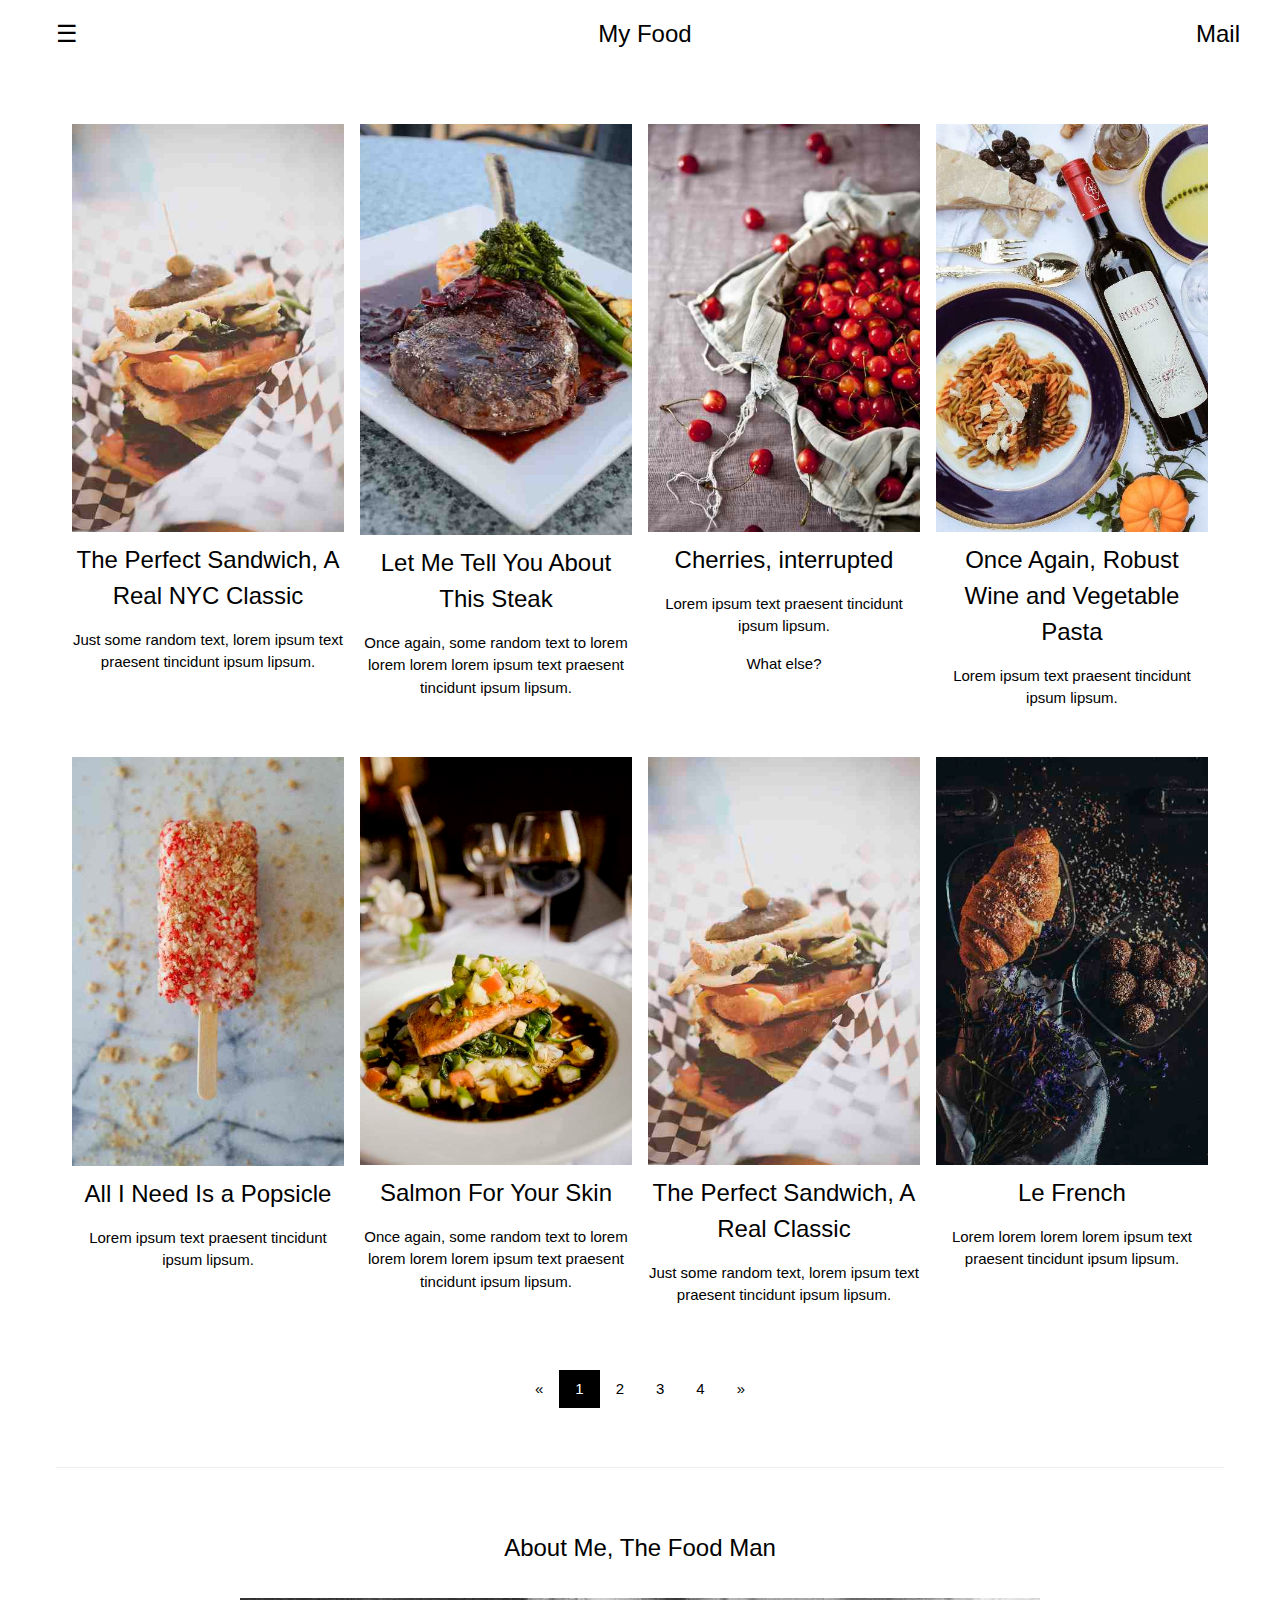
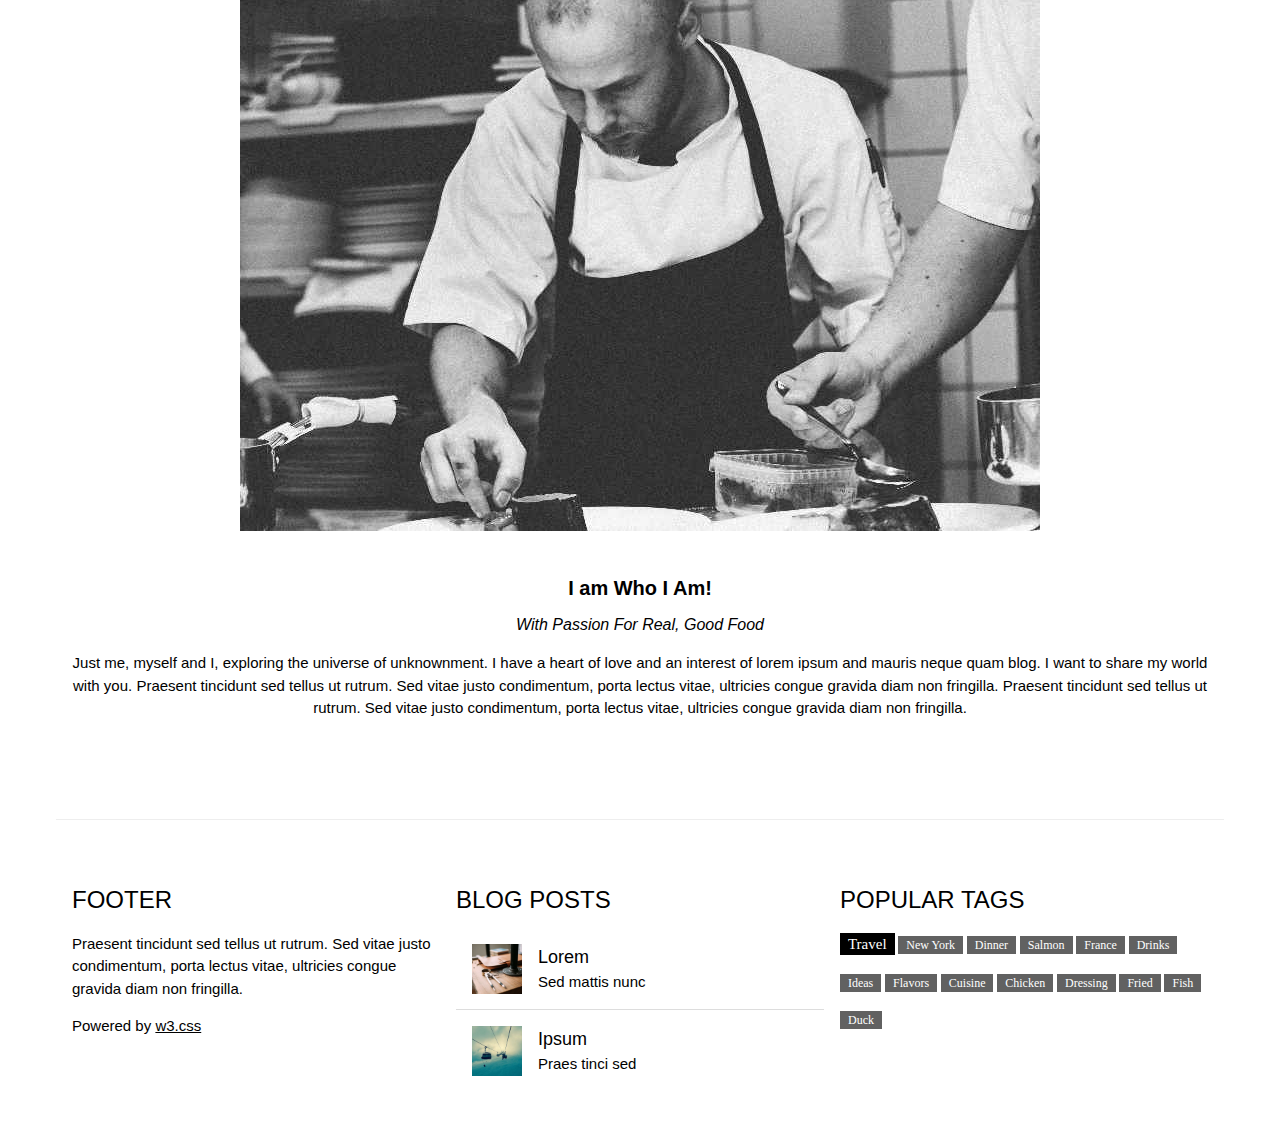
<file: Template Website for Food Website/W3.CSS Template.html>
<!DOCTYPE html>
<!-- saved from url=(0064)https://www.w3schools.com/w3css/tryw3css_templates_food_blog.htm -->
<html><head><meta http-equiv="Content-Type" content="text/html; charset=UTF-8">
<title>W3.CSS Template</title>

<meta name="viewport" content="width=device-width, initial-scale=1">
<link rel="stylesheet" href="./W3.CSS Template_files/w3.css">
<link rel="stylesheet" href="./W3.CSS Template_files/css">
<style>
body,h1,h2,h3,h4,h5,h6 {font-family: "Karma", sans-serif}
.w3-bar-block .w3-bar-item {padding:20px}
</style>
<style type="text/css">
@font-face {
  font-weight: 400;
  font-style:  normal;
  font-family: circular;

  src: url('chrome-extension://liecbddmkiiihnedobmlmillhodjkdmb/fonts/CircularXXWeb-Book.woff2') format('woff2');
}

@font-face {
  font-weight: 700;
  font-style:  normal;
  font-family: circular;

  src: url('chrome-extension://liecbddmkiiihnedobmlmillhodjkdmb/fonts/CircularXXWeb-Bold.woff2') format('woff2');
}</style></head>
<body data-new-gr-c-s-check-loaded="14.1155.0" data-gr-ext-installed="">

<!-- Sidebar (hidden by default) -->
<nav class="w3-sidebar w3-bar-block w3-card w3-top w3-xlarge w3-animate-left" style="display: none; z-index: 2; width: 40%; min-width: 300px;" id="mySidebar">
  <a href="javascript:void(0)" onclick="w3_close()" class="w3-bar-item w3-button">Close Menu</a>
  <a href="https://www.w3schools.com/w3css/tryw3css_templates_food_blog.htm#food" onclick="w3_close()" class="w3-bar-item w3-button">Food</a>
  <a href="https://www.w3schools.com/w3css/tryw3css_templates_food_blog.htm#about" onclick="w3_close()" class="w3-bar-item w3-button">About</a>
</nav>

<!-- Top menu -->
<div class="w3-top">
  <div class="w3-white w3-xlarge" style="max-width:1200px;margin:auto">
    <div class="w3-button w3-padding-16 w3-left" onclick="w3_open()">☰</div>
    <div class="w3-right w3-padding-16">Mail</div>
    <div class="w3-center w3-padding-16">My Food</div>
  </div>
</div>
  
<!-- !PAGE CONTENT! -->
<div class="w3-main w3-content w3-padding" style="max-width:1200px;margin-top:100px">

  <!-- First Photo Grid-->
  <div class="w3-row-padding w3-padding-16 w3-center" id="food">
    <div class="w3-quarter">
      <img src="./W3.CSS Template_files/sandwich.jpg" alt="Sandwich" style="width:100%">
      <h3>The Perfect Sandwich, A Real NYC Classic</h3>
      <p>Just some random text, lorem ipsum text praesent tincidunt ipsum lipsum.</p>
    </div>
    <div class="w3-quarter">
      <img src="./W3.CSS Template_files/steak.jpg" alt="Steak" style="width:100%">
      <h3>Let Me Tell You About This Steak</h3>
      <p>Once again, some random text to lorem lorem lorem lorem ipsum text praesent tincidunt ipsum lipsum.</p>
    </div>
    <div class="w3-quarter">
      <img src="./W3.CSS Template_files/cherries.jpg" alt="Cherries" style="width:100%">
      <h3>Cherries, interrupted</h3>
      <p>Lorem ipsum text praesent tincidunt ipsum lipsum.</p>
      <p>What else?</p>
    </div>
    <div class="w3-quarter">
      <img src="./W3.CSS Template_files/wine.jpg" alt="Pasta and Wine" style="width:100%">
      <h3>Once Again, Robust Wine and Vegetable Pasta</h3>
      <p>Lorem ipsum text praesent tincidunt ipsum lipsum.</p>
    </div>
  </div>
  
  <!-- Second Photo Grid-->
  <div class="w3-row-padding w3-padding-16 w3-center">
    <div class="w3-quarter">
      <img src="./W3.CSS Template_files/popsicle.jpg" alt="Popsicle" style="width:100%">
      <h3>All I Need Is a Popsicle</h3>
      <p>Lorem ipsum text praesent tincidunt ipsum lipsum.</p>
    </div>
    <div class="w3-quarter">
      <img src="./W3.CSS Template_files/salmon.jpg" alt="Salmon" style="width:100%">
      <h3>Salmon For Your Skin</h3>
      <p>Once again, some random text to lorem lorem lorem lorem ipsum text praesent tincidunt ipsum lipsum.</p>
    </div>
    <div class="w3-quarter">
      <img src="./W3.CSS Template_files/sandwich.jpg" alt="Sandwich" style="width:100%">
      <h3>The Perfect Sandwich, A Real Classic</h3>
      <p>Just some random text, lorem ipsum text praesent tincidunt ipsum lipsum.</p>
    </div>
    <div class="w3-quarter">
      <img src="./W3.CSS Template_files/croissant.jpg" alt="Croissant" style="width:100%">
      <h3>Le French</h3>
      <p>Lorem lorem lorem lorem ipsum text praesent tincidunt ipsum lipsum.</p>
    </div>
  </div>

  <!-- Pagination -->
  <div class="w3-center w3-padding-32">
    <div class="w3-bar">
      <a href="https://www.w3schools.com/w3css/tryw3css_templates_food_blog.htm#" class="w3-bar-item w3-button w3-hover-black">«</a>
      <a href="https://www.w3schools.com/w3css/tryw3css_templates_food_blog.htm#" class="w3-bar-item w3-black w3-button">1</a>
      <a href="https://www.w3schools.com/w3css/tryw3css_templates_food_blog.htm#" class="w3-bar-item w3-button w3-hover-black">2</a>
      <a href="https://www.w3schools.com/w3css/tryw3css_templates_food_blog.htm#" class="w3-bar-item w3-button w3-hover-black">3</a>
      <a href="https://www.w3schools.com/w3css/tryw3css_templates_food_blog.htm#" class="w3-bar-item w3-button w3-hover-black">4</a>
      <a href="https://www.w3schools.com/w3css/tryw3css_templates_food_blog.htm#" class="w3-bar-item w3-button w3-hover-black">»</a>
    </div>
  </div>
  
  <hr id="about">

  <!-- About Section -->
  <div class="w3-container w3-padding-32 w3-center">  
    <h3>About Me, The Food Man</h3><br>
    <img src="./W3.CSS Template_files/chef.jpg" alt="Me" class="w3-image" style="display:block;margin:auto" width="800" height="533">
    <div class="w3-padding-32">
      <h4><b>I am Who I Am!</b></h4>
      <h6><i>With Passion For Real, Good Food</i></h6>
      <p>Just me, myself and I, exploring the universe of unknownment. I have a heart of love and an interest of lorem ipsum and mauris neque quam blog. I want to share my world with you. Praesent tincidunt sed tellus ut rutrum. Sed vitae justo condimentum, porta lectus vitae, ultricies congue gravida diam non fringilla. Praesent tincidunt sed tellus ut rutrum. Sed vitae justo condimentum, porta lectus vitae, ultricies congue gravida diam non fringilla.</p>
    </div>
  </div>
  <hr>
  
  <!-- Footer -->
  <footer class="w3-row-padding w3-padding-32">
    <div class="w3-third">
      <h3>FOOTER</h3>
      <p>Praesent tincidunt sed tellus ut rutrum. Sed vitae justo condimentum, porta lectus vitae, ultricies congue gravida diam non fringilla.</p>
      <p>Powered by <a href="https://www.w3schools.com/w3css/default.asp" target="_blank">w3.css</a></p>
    </div>
  
    <div class="w3-third">
      <h3>BLOG POSTS</h3>
      <ul class="w3-ul w3-hoverable">
        <li class="w3-padding-16">
          <img src="./W3.CSS Template_files/workshop.jpg" class="w3-left w3-margin-right" style="width:50px">
          <span class="w3-large">Lorem</span><br>
          <span>Sed mattis nunc</span>
        </li>
        <li class="w3-padding-16">
          <img src="./W3.CSS Template_files/gondol.jpg" class="w3-left w3-margin-right" style="width:50px">
          <span class="w3-large">Ipsum</span><br>
          <span>Praes tinci sed</span>
        </li> 
      </ul>
    </div>

    <div class="w3-third w3-serif">
      <h3>POPULAR TAGS</h3>
      <p>
        <span class="w3-tag w3-black w3-margin-bottom">Travel</span> <span class="w3-tag w3-dark-grey w3-small w3-margin-bottom">New York</span> <span class="w3-tag w3-dark-grey w3-small w3-margin-bottom">Dinner</span>
        <span class="w3-tag w3-dark-grey w3-small w3-margin-bottom">Salmon</span> <span class="w3-tag w3-dark-grey w3-small w3-margin-bottom">France</span> <span class="w3-tag w3-dark-grey w3-small w3-margin-bottom">Drinks</span>
        <span class="w3-tag w3-dark-grey w3-small w3-margin-bottom">Ideas</span> <span class="w3-tag w3-dark-grey w3-small w3-margin-bottom">Flavors</span> <span class="w3-tag w3-dark-grey w3-small w3-margin-bottom">Cuisine</span>
        <span class="w3-tag w3-dark-grey w3-small w3-margin-bottom">Chicken</span> <span class="w3-tag w3-dark-grey w3-small w3-margin-bottom">Dressing</span> <span class="w3-tag w3-dark-grey w3-small w3-margin-bottom">Fried</span>
        <span class="w3-tag w3-dark-grey w3-small w3-margin-bottom">Fish</span> <span class="w3-tag w3-dark-grey w3-small w3-margin-bottom">Duck</span>
      </p>
    </div>
  </footer>

<!-- End page content -->
</div>

<script>
// Script to open and close sidebar
function w3_open() {
  document.getElementById("mySidebar").style.display = "block";
}
 
function w3_close() {
  document.getElementById("mySidebar").style.display = "none";
}
</script>


<div id="loom-companion-mv3" ext-id="liecbddmkiiihnedobmlmillhodjkdmb"><section id="shadow-host-companion"><template shadowrootmode="open"><div id="inner-shadow-companion"><div class="theme-dark css-0" id="tooltip-mount-layer-companion"></div><style data-emotion="companion-global"></style><style data-emotion="companion" data-s=""></style><style>
            
    #inner-shadow-companion {
      font-size: 100%;
    }
    #inner-shadow-companion {
      font-family: circular, -apple-system, BlinkMacSystemFont, Segoe UI,
        sans-serif;
      color: var(--lns-color-body);
      
  font-size: var(--lns-fontSize-medium);
  line-height: var(--lns-lineHeight-medium);
;
      font-feature-settings: 'ss08' on;
    }

    #inner-shadow-companion *,
    #inner-shadow-companion *:before,
    #inner-shadow-companion *:after {
      box-sizing: border-box;
    }

    #inner-shadow-companion * {
      -webkit-font-smoothing: antialiased;
      -moz-osx-font-smoothing: grayscale;
      letter-spacing: calc(0.6px - 0.05em);
    }

    
    #inner-shadow-companion,
    .theme-light,
    [data-lens-theme="light"] {
      --lns-color-primary: var(--lns-themeLight-color-primary);--lns-color-primaryHover: var(--lns-themeLight-color-primaryHover);--lns-color-primaryActive: var(--lns-themeLight-color-primaryActive);--lns-color-body: var(--lns-themeLight-color-body);--lns-color-bodyDimmed: var(--lns-themeLight-color-bodyDimmed);--lns-color-background: var(--lns-themeLight-color-background);--lns-color-backgroundHover: var(--lns-themeLight-color-backgroundHover);--lns-color-backgroundActive: var(--lns-themeLight-color-backgroundActive);--lns-color-backgroundSecondary: var(--lns-themeLight-color-backgroundSecondary);--lns-color-backgroundSecondary2: var(--lns-themeLight-color-backgroundSecondary2);--lns-color-overlay: var(--lns-themeLight-color-overlay);--lns-color-border: var(--lns-themeLight-color-border);--lns-color-focusRing: var(--lns-themeLight-color-focusRing);--lns-color-record: var(--lns-themeLight-color-record);--lns-color-recordHover: var(--lns-themeLight-color-recordHover);--lns-color-recordActive: var(--lns-themeLight-color-recordActive);--lns-color-info: var(--lns-themeLight-color-info);--lns-color-success: var(--lns-themeLight-color-success);--lns-color-warning: var(--lns-themeLight-color-warning);--lns-color-danger: var(--lns-themeLight-color-danger);--lns-color-dangerHover: var(--lns-themeLight-color-dangerHover);--lns-color-dangerActive: var(--lns-themeLight-color-dangerActive);--lns-color-backdrop: var(--lns-themeLight-color-backdrop);--lns-color-backdropDark: var(--lns-themeLight-color-backdropDark);--lns-color-backdropTwilight: var(--lns-themeLight-color-backdropTwilight);--lns-color-disabledContent: var(--lns-themeLight-color-disabledContent);--lns-color-highlight: var(--lns-themeLight-color-highlight);--lns-color-disabledBackground: var(--lns-themeLight-color-disabledBackground);--lns-color-formFieldBorder: var(--lns-themeLight-color-formFieldBorder);--lns-color-formFieldBackground: var(--lns-themeLight-color-formFieldBackground);--lns-color-buttonBorder: var(--lns-themeLight-color-buttonBorder);--lns-color-upgrade: var(--lns-themeLight-color-upgrade);--lns-color-upgradeHover: var(--lns-themeLight-color-upgradeHover);--lns-color-upgradeActive: var(--lns-themeLight-color-upgradeActive);--lns-color-tabBackground: var(--lns-themeLight-color-tabBackground);--lns-color-discoveryBackground: var(--lns-themeLight-color-discoveryBackground);--lns-color-discoveryLightBackground: var(--lns-themeLight-color-discoveryLightBackground);--lns-color-discoveryTitle: var(--lns-themeLight-color-discoveryTitle);--lns-color-discoveryHighlight: var(--lns-themeLight-color-discoveryHighlight);
    }

    .theme-dark,
    [data-lens-theme="dark"] {
      --lns-color-primary: var(--lns-themeDark-color-primary);--lns-color-primaryHover: var(--lns-themeDark-color-primaryHover);--lns-color-primaryActive: var(--lns-themeDark-color-primaryActive);--lns-color-body: var(--lns-themeDark-color-body);--lns-color-bodyDimmed: var(--lns-themeDark-color-bodyDimmed);--lns-color-background: var(--lns-themeDark-color-background);--lns-color-backgroundHover: var(--lns-themeDark-color-backgroundHover);--lns-color-backgroundActive: var(--lns-themeDark-color-backgroundActive);--lns-color-backgroundSecondary: var(--lns-themeDark-color-backgroundSecondary);--lns-color-backgroundSecondary2: var(--lns-themeDark-color-backgroundSecondary2);--lns-color-overlay: var(--lns-themeDark-color-overlay);--lns-color-border: var(--lns-themeDark-color-border);--lns-color-focusRing: var(--lns-themeDark-color-focusRing);--lns-color-record: var(--lns-themeDark-color-record);--lns-color-recordHover: var(--lns-themeDark-color-recordHover);--lns-color-recordActive: var(--lns-themeDark-color-recordActive);--lns-color-info: var(--lns-themeDark-color-info);--lns-color-success: var(--lns-themeDark-color-success);--lns-color-warning: var(--lns-themeDark-color-warning);--lns-color-danger: var(--lns-themeDark-color-danger);--lns-color-dangerHover: var(--lns-themeDark-color-dangerHover);--lns-color-dangerActive: var(--lns-themeDark-color-dangerActive);--lns-color-backdrop: var(--lns-themeDark-color-backdrop);--lns-color-backdropDark: var(--lns-themeDark-color-backdropDark);--lns-color-backdropTwilight: var(--lns-themeDark-color-backdropTwilight);--lns-color-disabledContent: var(--lns-themeDark-color-disabledContent);--lns-color-highlight: var(--lns-themeDark-color-highlight);--lns-color-disabledBackground: var(--lns-themeDark-color-disabledBackground);--lns-color-formFieldBorder: var(--lns-themeDark-color-formFieldBorder);--lns-color-formFieldBackground: var(--lns-themeDark-color-formFieldBackground);--lns-color-buttonBorder: var(--lns-themeDark-color-buttonBorder);--lns-color-upgrade: var(--lns-themeDark-color-upgrade);--lns-color-upgradeHover: var(--lns-themeDark-color-upgradeHover);--lns-color-upgradeActive: var(--lns-themeDark-color-upgradeActive);--lns-color-tabBackground: var(--lns-themeDark-color-tabBackground);--lns-color-discoveryBackground: var(--lns-themeDark-color-discoveryBackground);--lns-color-discoveryLightBackground: var(--lns-themeDark-color-discoveryLightBackground);--lns-color-discoveryTitle: var(--lns-themeDark-color-discoveryTitle);--lns-color-discoveryHighlight: var(--lns-themeDark-color-discoveryHighlight);
    }
  

    
    #inner-shadow-companion {
      --lns-fontWeight-book:400;--lns-fontWeight-bold:700;--lns-unit:0.5rem;--lns-fontSize-small:calc(1.5 * var(--lns-unit, 8px));--lns-lineHeight-small:1.5;--lns-fontSize-body-sm:calc(1.5 * var(--lns-unit, 8px));--lns-lineHeight-body-sm:1.5;--lns-fontSize-medium:calc(1.75 * var(--lns-unit, 8px));--lns-lineHeight-medium:1.6;--lns-fontSize-body-md:calc(1.75 * var(--lns-unit, 8px));--lns-lineHeight-body-md:1.6;--lns-fontSize-large:calc(2.25 * var(--lns-unit, 8px));--lns-lineHeight-large:1.45;--lns-fontSize-body-lg:calc(2.25 * var(--lns-unit, 8px));--lns-lineHeight-body-lg:1.45;--lns-fontSize-xlarge:calc(3 * var(--lns-unit, 8px));--lns-lineHeight-xlarge:1.35;--lns-fontSize-heading-sm:calc(3 * var(--lns-unit, 8px));--lns-lineHeight-heading-sm:1.35;--lns-fontSize-xxlarge:calc(4 * var(--lns-unit, 8px));--lns-lineHeight-xxlarge:1.2;--lns-fontSize-heading-md:calc(4 * var(--lns-unit, 8px));--lns-lineHeight-heading-md:1.2;--lns-fontSize-xxxlarge:calc(6 * var(--lns-unit, 8px));--lns-lineHeight-xxxlarge:1.15;--lns-fontSize-heading-lg:calc(6 * var(--lns-unit, 8px));--lns-lineHeight-heading-lg:1.15;--lns-radius-medium:calc(1 * var(--lns-unit, 8px));--lns-radius-large:calc(2 * var(--lns-unit, 8px));--lns-radius-xlarge:calc(3 * var(--lns-unit, 8px));--lns-radius-full:calc(999 * var(--lns-unit, 8px));--lns-shadow-small:0 calc(0.5 * var(--lns-unit, 8px)) calc(1.25 * var(--lns-unit, 8px)) hsla(0, 0%, 0%, 0.05);--lns-shadow-medium:0 calc(0.5 * var(--lns-unit, 8px)) calc(1.25 * var(--lns-unit, 8px)) hsla(0, 0%, 0%, 0.1);--lns-shadow-large:0 calc(0.75 * var(--lns-unit, 8px)) calc(3 * var(--lns-unit, 8px)) hsla(0, 0%, 0%, 0.1);--lns-space-xsmall:calc(0.5 * var(--lns-unit, 8px));--lns-space-small:calc(1 * var(--lns-unit, 8px));--lns-space-medium:calc(2 * var(--lns-unit, 8px));--lns-space-large:calc(3 * var(--lns-unit, 8px));--lns-space-xlarge:calc(5 * var(--lns-unit, 8px));--lns-space-xxlarge:calc(8 * var(--lns-unit, 8px));--lns-formFieldBorderWidth:1px;--lns-formFieldBorderWidthFocus:2px;--lns-formFieldHeight:calc(4.5 * var(--lns-unit, 8px));--lns-formFieldRadius:calc(2.25 * var(--lns-unit, 8px));--lns-formFieldHorizontalPadding:calc(2 * var(--lns-unit, 8px));--lns-formFieldBorderShadow:
    inset 0 0 0 var(--lns-formFieldBorderWidth) var(--lns-color-formFieldBorder)
  ;--lns-formFieldBorderShadowFocus:
    inset 0 0 0 var(--lns-formFieldBorderWidthFocus) var(--lns-color-blurple),
    0 0 0 var(--lns-formFieldBorderWidthFocus) var(--lns-color-focusRing)
  ;--lns-color-red:hsla(11,80%,45%,1);--lns-color-blurpleLight:hsla(240,83.3%,95.3%,1);--lns-color-blurpleMedium:hsla(242,81%,87.6%,1);--lns-color-blurple:hsla(242,88.4%,66.3%,1);--lns-color-blurpleDark:hsla(242,87.6%,62%,1);--lns-color-offWhite:hsla(45,36.4%,95.7%,1);--lns-color-blueLight:hsla(206,58.3%,85.9%,1);--lns-color-blue:hsla(206,100%,73.3%,1);--lns-color-blueDark:hsla(206,29.5%,33.9%,1);--lns-color-orangeLight:hsla(6,100%,89.6%,1);--lns-color-orange:hsla(11,100%,62.2%,1);--lns-color-orangeDark:hsla(11,79.9%,64.9%,1);--lns-color-tealLight:hsla(180,20%,67.6%,1);--lns-color-teal:hsla(180,51.4%,51.6%,1);--lns-color-tealDark:hsla(180,16.2%,22.9%,1);--lns-color-yellowLight:hsla(39,100%,87.8%,1);--lns-color-yellow:hsla(50,100%,57.3%,1);--lns-color-yellowDark:hsla(39,100%,68%,1);--lns-color-grey8:hsla(0,0%,13%,1);--lns-color-grey7:hsla(246,16%,26%,1);--lns-color-grey6:hsla(252,13%,46%,1);--lns-color-grey5:hsla(240,7%,62%,1);--lns-color-grey4:hsla(259,12%,75%,1);--lns-color-grey3:hsla(260,11%,85%,1);--lns-color-grey2:hsla(260,11%,95%,1);--lns-color-grey1:hsla(240,7%,97%,1);--lns-color-white:hsla(0,0%,100%,1);--lns-themeLight-color-primary:hsla(242,88.4%,66.3%,1);--lns-themeLight-color-primaryHover:hsla(242,88.4%,56.3%,1);--lns-themeLight-color-primaryActive:hsla(242,88.4%,45.3%,1);--lns-themeLight-color-body:hsla(0,0%,13%,1);--lns-themeLight-color-bodyDimmed:hsla(252,13%,46%,1);--lns-themeLight-color-background:hsla(0,0%,100%,1);--lns-themeLight-color-backgroundHover:hsla(246,16%,26%,0.1);--lns-themeLight-color-backgroundActive:hsla(246,16%,26%,0.3);--lns-themeLight-color-backgroundSecondary:hsla(246,16%,26%,0.04);--lns-themeLight-color-backgroundSecondary2:hsla(45,34%,78%,0.2);--lns-themeLight-color-overlay:hsla(0,0%,100%,1);--lns-themeLight-color-border:hsla(252,13%,46%,0.2);--lns-themeLight-color-focusRing:hsla(242,88.4%,66.3%,0.5);--lns-themeLight-color-record:hsla(11,100%,62.2%,1);--lns-themeLight-color-recordHover:hsla(11,100%,52.2%,1);--lns-themeLight-color-recordActive:hsla(11,100%,42.2%,1);--lns-themeLight-color-info:hsla(206,100%,73.3%,1);--lns-themeLight-color-success:hsla(180,51.4%,51.6%,1);--lns-themeLight-color-warning:hsla(39,100%,68%,1);--lns-themeLight-color-danger:hsla(11,80%,45%,1);--lns-themeLight-color-dangerHover:hsla(11,80%,38%,1);--lns-themeLight-color-dangerActive:hsla(11,80%,31%,1);--lns-themeLight-color-backdrop:hsla(0,0%,13%,0.5);--lns-themeLight-color-backdropDark:hsla(0,0%,13%,0.9);--lns-themeLight-color-backdropTwilight:hsla(245,44.8%,46.9%,0.8);--lns-themeLight-color-disabledContent:hsla(240,7%,62%,1);--lns-themeLight-color-highlight:hsla(240,83.3%,66.3%,0.15);--lns-themeLight-color-disabledBackground:hsla(260,11%,95%,1);--lns-themeLight-color-formFieldBorder:hsla(260,11%,85%,1);--lns-themeLight-color-formFieldBackground:hsla(0,0%,100%,1);--lns-themeLight-color-buttonBorder:hsla(252,13%,46%,0.25);--lns-themeLight-color-upgrade:hsla(206,100%,93%,1);--lns-themeLight-color-upgradeHover:hsla(206,100%,85%,1);--lns-themeLight-color-upgradeActive:hsla(206,100%,77%,1);--lns-themeLight-color-tabBackground:hsla(252,13%,46%,0.15);--lns-themeLight-color-discoveryBackground:hsla(206,100%,93%,1);--lns-themeLight-color-discoveryLightBackground:hsla(206,100%,97%,1);--lns-themeLight-color-discoveryTitle:hsla(0,0%,13%,1);--lns-themeLight-color-discoveryHighlight:hsla(206,100%,77%,0.3);--lns-themeDark-color-primary:hsla(242,87%,73%,1);--lns-themeDark-color-primaryHover:hsla(242,88.4%,56.3%,1);--lns-themeDark-color-primaryActive:hsla(242,88.4%,45.3%,1);--lns-themeDark-color-body:hsla(240,7%,97%,1);--lns-themeDark-color-bodyDimmed:hsla(240,7%,62%,1);--lns-themeDark-color-background:hsla(0,0%,13%,1);--lns-themeDark-color-backgroundHover:hsla(0,0%,100%,0.1);--lns-themeDark-color-backgroundActive:hsla(0,0%,100%,0.2);--lns-themeDark-color-backgroundSecondary:hsla(0,0%,100%,0.04);--lns-themeDark-color-backgroundSecondary2:hsla(45,13%,44%,0.2);--lns-themeDark-color-overlay:hsla(0,0%,20%,1);--lns-themeDark-color-border:hsla(259,12%,75%,0.2);--lns-themeDark-color-focusRing:hsla(242,88.4%,66.3%,0.5);--lns-themeDark-color-record:hsla(11,100%,62.2%,1);--lns-themeDark-color-recordHover:hsla(11,100%,52.2%,1);--lns-themeDark-color-recordActive:hsla(11,100%,42.2%,1);--lns-themeDark-color-info:hsla(206,100%,73.3%,1);--lns-themeDark-color-success:hsla(180,51.4%,51.6%,1);--lns-themeDark-color-warning:hsla(39,100%,68%,1);--lns-themeDark-color-danger:hsla(11,80%,45%,1);--lns-themeDark-color-dangerHover:hsla(11,80%,38%,1);--lns-themeDark-color-dangerActive:hsla(11,80%,31%,1);--lns-themeDark-color-backdrop:hsla(0,0%,13%,0.5);--lns-themeDark-color-backdropDark:hsla(0,0%,13%,0.9);--lns-themeDark-color-backdropTwilight:hsla(245,44.8%,46.9%,0.8);--lns-themeDark-color-disabledContent:hsla(240,7%,62%,1);--lns-themeDark-color-highlight:hsla(240,83.3%,66.3%,0.15);--lns-themeDark-color-disabledBackground:hsla(252,13%,23%,1);--lns-themeDark-color-formFieldBorder:hsla(252,13%,46%,1);--lns-themeDark-color-formFieldBackground:hsla(0,0%,13%,1);--lns-themeDark-color-buttonBorder:hsla(0,0%,100%,0.25);--lns-themeDark-color-upgrade:hsla(206,92%,81%,1);--lns-themeDark-color-upgradeHover:hsla(206,92%,74%,1);--lns-themeDark-color-upgradeActive:hsla(206,92%,67%,1);--lns-themeDark-color-tabBackground:hsla(0,0%,100%,0.15);--lns-themeDark-color-discoveryBackground:hsla(206,92%,81%,1);--lns-themeDark-color-discoveryLightBackground:hsla(0,0%,13%,1);--lns-themeDark-color-discoveryTitle:hsla(206,100%,73.3%,1);--lns-themeDark-color-discoveryHighlight:hsla(206,100%,77%,0.3);
    }
  

    .c\:red{color:var(--lns-color-red)}.c\:blurpleLight{color:var(--lns-color-blurpleLight)}.c\:blurpleMedium{color:var(--lns-color-blurpleMedium)}.c\:blurple{color:var(--lns-color-blurple)}.c\:blurpleDark{color:var(--lns-color-blurpleDark)}.c\:offWhite{color:var(--lns-color-offWhite)}.c\:blueLight{color:var(--lns-color-blueLight)}.c\:blue{color:var(--lns-color-blue)}.c\:blueDark{color:var(--lns-color-blueDark)}.c\:orangeLight{color:var(--lns-color-orangeLight)}.c\:orange{color:var(--lns-color-orange)}.c\:orangeDark{color:var(--lns-color-orangeDark)}.c\:tealLight{color:var(--lns-color-tealLight)}.c\:teal{color:var(--lns-color-teal)}.c\:tealDark{color:var(--lns-color-tealDark)}.c\:yellowLight{color:var(--lns-color-yellowLight)}.c\:yellow{color:var(--lns-color-yellow)}.c\:yellowDark{color:var(--lns-color-yellowDark)}.c\:grey8{color:var(--lns-color-grey8)}.c\:grey7{color:var(--lns-color-grey7)}.c\:grey6{color:var(--lns-color-grey6)}.c\:grey5{color:var(--lns-color-grey5)}.c\:grey4{color:var(--lns-color-grey4)}.c\:grey3{color:var(--lns-color-grey3)}.c\:grey2{color:var(--lns-color-grey2)}.c\:grey1{color:var(--lns-color-grey1)}.c\:white{color:var(--lns-color-white)}.c\:primary{color:var(--lns-color-primary)}.c\:primaryHover{color:var(--lns-color-primaryHover)}.c\:primaryActive{color:var(--lns-color-primaryActive)}.c\:body{color:var(--lns-color-body)}.c\:bodyDimmed{color:var(--lns-color-bodyDimmed)}.c\:background{color:var(--lns-color-background)}.c\:backgroundHover{color:var(--lns-color-backgroundHover)}.c\:backgroundActive{color:var(--lns-color-backgroundActive)}.c\:backgroundSecondary{color:var(--lns-color-backgroundSecondary)}.c\:backgroundSecondary2{color:var(--lns-color-backgroundSecondary2)}.c\:overlay{color:var(--lns-color-overlay)}.c\:border{color:var(--lns-color-border)}.c\:focusRing{color:var(--lns-color-focusRing)}.c\:record{color:var(--lns-color-record)}.c\:recordHover{color:var(--lns-color-recordHover)}.c\:recordActive{color:var(--lns-color-recordActive)}.c\:info{color:var(--lns-color-info)}.c\:success{color:var(--lns-color-success)}.c\:warning{color:var(--lns-color-warning)}.c\:danger{color:var(--lns-color-danger)}.c\:dangerHover{color:var(--lns-color-dangerHover)}.c\:dangerActive{color:var(--lns-color-dangerActive)}.c\:backdrop{color:var(--lns-color-backdrop)}.c\:backdropDark{color:var(--lns-color-backdropDark)}.c\:backdropTwilight{color:var(--lns-color-backdropTwilight)}.c\:disabledContent{color:var(--lns-color-disabledContent)}.c\:highlight{color:var(--lns-color-highlight)}.c\:disabledBackground{color:var(--lns-color-disabledBackground)}.c\:formFieldBorder{color:var(--lns-color-formFieldBorder)}.c\:formFieldBackground{color:var(--lns-color-formFieldBackground)}.c\:buttonBorder{color:var(--lns-color-buttonBorder)}.c\:upgrade{color:var(--lns-color-upgrade)}.c\:upgradeHover{color:var(--lns-color-upgradeHover)}.c\:upgradeActive{color:var(--lns-color-upgradeActive)}.c\:tabBackground{color:var(--lns-color-tabBackground)}.c\:discoveryBackground{color:var(--lns-color-discoveryBackground)}.c\:discoveryLightBackground{color:var(--lns-color-discoveryLightBackground)}.c\:discoveryTitle{color:var(--lns-color-discoveryTitle)}.c\:discoveryHighlight{color:var(--lns-color-discoveryHighlight)}.shadow\:small{box-shadow:var(--lns-shadow-small)}.shadow\:medium{box-shadow:var(--lns-shadow-medium)}.shadow\:large{box-shadow:var(--lns-shadow-large)}.radius\:medium{border-radius:var(--lns-radius-medium)}.radius\:large{border-radius:var(--lns-radius-large)}.radius\:xlarge{border-radius:var(--lns-radius-xlarge)}.radius\:full{border-radius:var(--lns-radius-full)}.bgc\:red{background-color:var(--lns-color-red)}.bgc\:blurpleLight{background-color:var(--lns-color-blurpleLight)}.bgc\:blurpleMedium{background-color:var(--lns-color-blurpleMedium)}.bgc\:blurple{background-color:var(--lns-color-blurple)}.bgc\:blurpleDark{background-color:var(--lns-color-blurpleDark)}.bgc\:offWhite{background-color:var(--lns-color-offWhite)}.bgc\:blueLight{background-color:var(--lns-color-blueLight)}.bgc\:blue{background-color:var(--lns-color-blue)}.bgc\:blueDark{background-color:var(--lns-color-blueDark)}.bgc\:orangeLight{background-color:var(--lns-color-orangeLight)}.bgc\:orange{background-color:var(--lns-color-orange)}.bgc\:orangeDark{background-color:var(--lns-color-orangeDark)}.bgc\:tealLight{background-color:var(--lns-color-tealLight)}.bgc\:teal{background-color:var(--lns-color-teal)}.bgc\:tealDark{background-color:var(--lns-color-tealDark)}.bgc\:yellowLight{background-color:var(--lns-color-yellowLight)}.bgc\:yellow{background-color:var(--lns-color-yellow)}.bgc\:yellowDark{background-color:var(--lns-color-yellowDark)}.bgc\:grey8{background-color:var(--lns-color-grey8)}.bgc\:grey7{background-color:var(--lns-color-grey7)}.bgc\:grey6{background-color:var(--lns-color-grey6)}.bgc\:grey5{background-color:var(--lns-color-grey5)}.bgc\:grey4{background-color:var(--lns-color-grey4)}.bgc\:grey3{background-color:var(--lns-color-grey3)}.bgc\:grey2{background-color:var(--lns-color-grey2)}.bgc\:grey1{background-color:var(--lns-color-grey1)}.bgc\:white{background-color:var(--lns-color-white)}.bgc\:primary{background-color:var(--lns-color-primary)}.bgc\:primaryHover{background-color:var(--lns-color-primaryHover)}.bgc\:primaryActive{background-color:var(--lns-color-primaryActive)}.bgc\:body{background-color:var(--lns-color-body)}.bgc\:bodyDimmed{background-color:var(--lns-color-bodyDimmed)}.bgc\:background{background-color:var(--lns-color-background)}.bgc\:backgroundHover{background-color:var(--lns-color-backgroundHover)}.bgc\:backgroundActive{background-color:var(--lns-color-backgroundActive)}.bgc\:backgroundSecondary{background-color:var(--lns-color-backgroundSecondary)}.bgc\:backgroundSecondary2{background-color:var(--lns-color-backgroundSecondary2)}.bgc\:overlay{background-color:var(--lns-color-overlay)}.bgc\:border{background-color:var(--lns-color-border)}.bgc\:focusRing{background-color:var(--lns-color-focusRing)}.bgc\:record{background-color:var(--lns-color-record)}.bgc\:recordHover{background-color:var(--lns-color-recordHover)}.bgc\:recordActive{background-color:var(--lns-color-recordActive)}.bgc\:info{background-color:var(--lns-color-info)}.bgc\:success{background-color:var(--lns-color-success)}.bgc\:warning{background-color:var(--lns-color-warning)}.bgc\:danger{background-color:var(--lns-color-danger)}.bgc\:dangerHover{background-color:var(--lns-color-dangerHover)}.bgc\:dangerActive{background-color:var(--lns-color-dangerActive)}.bgc\:backdrop{background-color:var(--lns-color-backdrop)}.bgc\:backdropDark{background-color:var(--lns-color-backdropDark)}.bgc\:backdropTwilight{background-color:var(--lns-color-backdropTwilight)}.bgc\:disabledContent{background-color:var(--lns-color-disabledContent)}.bgc\:highlight{background-color:var(--lns-color-highlight)}.bgc\:disabledBackground{background-color:var(--lns-color-disabledBackground)}.bgc\:formFieldBorder{background-color:var(--lns-color-formFieldBorder)}.bgc\:formFieldBackground{background-color:var(--lns-color-formFieldBackground)}.bgc\:buttonBorder{background-color:var(--lns-color-buttonBorder)}.bgc\:upgrade{background-color:var(--lns-color-upgrade)}.bgc\:upgradeHover{background-color:var(--lns-color-upgradeHover)}.bgc\:upgradeActive{background-color:var(--lns-color-upgradeActive)}.bgc\:tabBackground{background-color:var(--lns-color-tabBackground)}.bgc\:discoveryBackground{background-color:var(--lns-color-discoveryBackground)}.bgc\:discoveryLightBackground{background-color:var(--lns-color-discoveryLightBackground)}.bgc\:discoveryTitle{background-color:var(--lns-color-discoveryTitle)}.bgc\:discoveryHighlight{background-color:var(--lns-color-discoveryHighlight)}.m\:0{margin:0}.m\:auto{margin:auto}.m\:xsmall{margin:var(--lns-space-xsmall)}.m\:small{margin:var(--lns-space-small)}.m\:medium{margin:var(--lns-space-medium)}.m\:large{margin:var(--lns-space-large)}.m\:xlarge{margin:var(--lns-space-xlarge)}.m\:xxlarge{margin:var(--lns-space-xxlarge)}.mt\:0{margin-top:0}.mt\:auto{margin-top:auto}.mt\:xsmall{margin-top:var(--lns-space-xsmall)}.mt\:small{margin-top:var(--lns-space-small)}.mt\:medium{margin-top:var(--lns-space-medium)}.mt\:large{margin-top:var(--lns-space-large)}.mt\:xlarge{margin-top:var(--lns-space-xlarge)}.mt\:xxlarge{margin-top:var(--lns-space-xxlarge)}.mb\:0{margin-bottom:0}.mb\:auto{margin-bottom:auto}.mb\:xsmall{margin-bottom:var(--lns-space-xsmall)}.mb\:small{margin-bottom:var(--lns-space-small)}.mb\:medium{margin-bottom:var(--lns-space-medium)}.mb\:large{margin-bottom:var(--lns-space-large)}.mb\:xlarge{margin-bottom:var(--lns-space-xlarge)}.mb\:xxlarge{margin-bottom:var(--lns-space-xxlarge)}.ml\:0{margin-left:0}.ml\:auto{margin-left:auto}.ml\:xsmall{margin-left:var(--lns-space-xsmall)}.ml\:small{margin-left:var(--lns-space-small)}.ml\:medium{margin-left:var(--lns-space-medium)}.ml\:large{margin-left:var(--lns-space-large)}.ml\:xlarge{margin-left:var(--lns-space-xlarge)}.ml\:xxlarge{margin-left:var(--lns-space-xxlarge)}.mr\:0{margin-right:0}.mr\:auto{margin-right:auto}.mr\:xsmall{margin-right:var(--lns-space-xsmall)}.mr\:small{margin-right:var(--lns-space-small)}.mr\:medium{margin-right:var(--lns-space-medium)}.mr\:large{margin-right:var(--lns-space-large)}.mr\:xlarge{margin-right:var(--lns-space-xlarge)}.mr\:xxlarge{margin-right:var(--lns-space-xxlarge)}.mx\:0{margin-left:0;margin-right:0}.mx\:auto{margin-left:auto;margin-right:auto}.mx\:xsmall{margin-left:var(--lns-space-xsmall);margin-right:var(--lns-space-xsmall)}.mx\:small{margin-left:var(--lns-space-small);margin-right:var(--lns-space-small)}.mx\:medium{margin-left:var(--lns-space-medium);margin-right:var(--lns-space-medium)}.mx\:large{margin-left:var(--lns-space-large);margin-right:var(--lns-space-large)}.mx\:xlarge{margin-left:var(--lns-space-xlarge);margin-right:var(--lns-space-xlarge)}.mx\:xxlarge{margin-left:var(--lns-space-xxlarge);margin-right:var(--lns-space-xxlarge)}.my\:0{margin-top:0;margin-bottom:0}.my\:auto{margin-top:auto;margin-bottom:auto}.my\:xsmall{margin-top:var(--lns-space-xsmall);margin-bottom:var(--lns-space-xsmall)}.my\:small{margin-top:var(--lns-space-small);margin-bottom:var(--lns-space-small)}.my\:medium{margin-top:var(--lns-space-medium);margin-bottom:var(--lns-space-medium)}.my\:large{margin-top:var(--lns-space-large);margin-bottom:var(--lns-space-large)}.my\:xlarge{margin-top:var(--lns-space-xlarge);margin-bottom:var(--lns-space-xlarge)}.my\:xxlarge{margin-top:var(--lns-space-xxlarge);margin-bottom:var(--lns-space-xxlarge)}.p\:0{padding:0}.p\:xsmall{padding:var(--lns-space-xsmall)}.p\:small{padding:var(--lns-space-small)}.p\:medium{padding:var(--lns-space-medium)}.p\:large{padding:var(--lns-space-large)}.p\:xlarge{padding:var(--lns-space-xlarge)}.p\:xxlarge{padding:var(--lns-space-xxlarge)}.pt\:0{padding-top:0}.pt\:xsmall{padding-top:var(--lns-space-xsmall)}.pt\:small{padding-top:var(--lns-space-small)}.pt\:medium{padding-top:var(--lns-space-medium)}.pt\:large{padding-top:var(--lns-space-large)}.pt\:xlarge{padding-top:var(--lns-space-xlarge)}.pt\:xxlarge{padding-top:var(--lns-space-xxlarge)}.pb\:0{padding-bottom:0}.pb\:xsmall{padding-bottom:var(--lns-space-xsmall)}.pb\:small{padding-bottom:var(--lns-space-small)}.pb\:medium{padding-bottom:var(--lns-space-medium)}.pb\:large{padding-bottom:var(--lns-space-large)}.pb\:xlarge{padding-bottom:var(--lns-space-xlarge)}.pb\:xxlarge{padding-bottom:var(--lns-space-xxlarge)}.pl\:0{padding-left:0}.pl\:xsmall{padding-left:var(--lns-space-xsmall)}.pl\:small{padding-left:var(--lns-space-small)}.pl\:medium{padding-left:var(--lns-space-medium)}.pl\:large{padding-left:var(--lns-space-large)}.pl\:xlarge{padding-left:var(--lns-space-xlarge)}.pl\:xxlarge{padding-left:var(--lns-space-xxlarge)}.pr\:0{padding-right:0}.pr\:xsmall{padding-right:var(--lns-space-xsmall)}.pr\:small{padding-right:var(--lns-space-small)}.pr\:medium{padding-right:var(--lns-space-medium)}.pr\:large{padding-right:var(--lns-space-large)}.pr\:xlarge{padding-right:var(--lns-space-xlarge)}.pr\:xxlarge{padding-right:var(--lns-space-xxlarge)}.px\:0{padding-left:0;padding-right:0}.px\:xsmall{padding-left:var(--lns-space-xsmall);padding-right:var(--lns-space-xsmall)}.px\:small{padding-left:var(--lns-space-small);padding-right:var(--lns-space-small)}.px\:medium{padding-left:var(--lns-space-medium);padding-right:var(--lns-space-medium)}.px\:large{padding-left:var(--lns-space-large);padding-right:var(--lns-space-large)}.px\:xlarge{padding-left:var(--lns-space-xlarge);padding-right:var(--lns-space-xlarge)}.px\:xxlarge{padding-left:var(--lns-space-xxlarge);padding-right:var(--lns-space-xxlarge)}.py\:0{padding-top:0;padding-bottom:0}.py\:xsmall{padding-top:var(--lns-space-xsmall);padding-bottom:var(--lns-space-xsmall)}.py\:small{padding-top:var(--lns-space-small);padding-bottom:var(--lns-space-small)}.py\:medium{padding-top:var(--lns-space-medium);padding-bottom:var(--lns-space-medium)}.py\:large{padding-top:var(--lns-space-large);padding-bottom:var(--lns-space-large)}.py\:xlarge{padding-top:var(--lns-space-xlarge);padding-bottom:var(--lns-space-xlarge)}.py\:xxlarge{padding-top:var(--lns-space-xxlarge);padding-bottom:var(--lns-space-xxlarge)}.text\:small{font-size:var(--lns-fontSize-small);line-height:var(--lns-lineHeight-small)}.text\:body-sm{font-size:var(--lns-fontSize-body-sm);line-height:var(--lns-lineHeight-body-sm)}.text\:medium{font-size:var(--lns-fontSize-medium);line-height:var(--lns-lineHeight-medium)}.text\:body-md{font-size:var(--lns-fontSize-body-md);line-height:var(--lns-lineHeight-body-md)}.text\:large{font-size:var(--lns-fontSize-large);line-height:var(--lns-lineHeight-large)}.text\:body-lg{font-size:var(--lns-fontSize-body-lg);line-height:var(--lns-lineHeight-body-lg)}.text\:xlarge{font-size:var(--lns-fontSize-xlarge);line-height:var(--lns-lineHeight-xlarge)}.text\:heading-sm{font-size:var(--lns-fontSize-heading-sm);line-height:var(--lns-lineHeight-heading-sm)}.text\:xxlarge{font-size:var(--lns-fontSize-xxlarge);line-height:var(--lns-lineHeight-xxlarge)}.text\:heading-md{font-size:var(--lns-fontSize-heading-md);line-height:var(--lns-lineHeight-heading-md)}.text\:xxxlarge{font-size:var(--lns-fontSize-xxxlarge);line-height:var(--lns-lineHeight-xxxlarge)}.text\:heading-lg{font-size:var(--lns-fontSize-heading-lg);line-height:var(--lns-lineHeight-heading-lg)}.weight\:book{font-weight:var(--lns-fontWeight-book)}.weight\:bold{font-weight:var(--lns-fontWeight-bold)}.text\:body{font-size:var(--lns-fontSize-body-md);line-height:var(--lns-lineHeight-body-md);font-weight:var(--lns-fontWeight-book)}.text\:title{font-size:var(--lns-fontSize-body-lg);line-height:var(--lns-lineHeight-body-lg);font-weight:var(--lns-fontWeight-bold)}.text\:mainTitle{font-size:var(--lns-fontSize-heading-md);line-height:var(--lns-lineHeight-heading-md);font-weight:var(--lns-fontWeight-bold)}.text\:left{text-align:left}.text\:right{text-align:right}.text\:center{text-align:center}.border{border:1px solid var(--lns-color-border)}.borderTop{border-top:1px solid var(--lns-color-border)}.borderBottom{border-bottom:1px solid var(--lns-color-border)}.borderLeft{border-left:1px solid var(--lns-color-border)}.borderRight{border-right:1px solid var(--lns-color-border)}.inline{display:inline}.block{display:block}.flex{display:flex}.inlineBlock{display:inline-block}.inlineFlex{display:inline-flex}.none{display:none}.flexWrap{flex-wrap:wrap}.flexDirection\:column{flex-direction:column}.flexDirection\:row{flex-direction:row}.items\:stretch{align-items:stretch}.items\:center{align-items:center}.items\:baseline{align-items:baseline}.items\:flexStart{align-items:flex-start}.items\:flexEnd{align-items:flex-end}.items\:selfStart{align-items:self-start}.items\:selfEnd{align-items:self-end}.justify\:flexStart{justify-content:flex-start}.justify\:flexEnd{justify-content:flex-end}.justify\:center{justify-content:center}.justify\:spaceBetween{justify-content:space-between}.justify\:spaceAround{justify-content:space-around}.justify\:spaceEvenly{justify-content:space-evenly}.grow\:0{flex-grow:0}.grow\:1{flex-grow:1}.shrink\:0{flex-shrink:0}.shrink\:1{flex-shrink:1}.self\:auto{align-self:auto}.self\:flexStart{align-self:flex-start}.self\:flexEnd{align-self:flex-end}.self\:center{align-self:center}.self\:baseline{align-self:baseline}.self\:stretch{align-self:stretch}.overflow\:hidden{overflow:hidden}.overflow\:auto{overflow:auto}.relative{position:relative}.absolute{position:absolute}.sticky{position:sticky}.fixed{position:fixed}.top\:0{top:0}.top\:auto{top:auto}.top\:xsmall{top:var(--lns-space-xsmall)}.top\:small{top:var(--lns-space-small)}.top\:medium{top:var(--lns-space-medium)}.top\:large{top:var(--lns-space-large)}.top\:xlarge{top:var(--lns-space-xlarge)}.top\:xxlarge{top:var(--lns-space-xxlarge)}.bottom\:0{bottom:0}.bottom\:auto{bottom:auto}.bottom\:xsmall{bottom:var(--lns-space-xsmall)}.bottom\:small{bottom:var(--lns-space-small)}.bottom\:medium{bottom:var(--lns-space-medium)}.bottom\:large{bottom:var(--lns-space-large)}.bottom\:xlarge{bottom:var(--lns-space-xlarge)}.bottom\:xxlarge{bottom:var(--lns-space-xxlarge)}.left\:0{left:0}.left\:auto{left:auto}.left\:xsmall{left:var(--lns-space-xsmall)}.left\:small{left:var(--lns-space-small)}.left\:medium{left:var(--lns-space-medium)}.left\:large{left:var(--lns-space-large)}.left\:xlarge{left:var(--lns-space-xlarge)}.left\:xxlarge{left:var(--lns-space-xxlarge)}.right\:0{right:0}.right\:auto{right:auto}.right\:xsmall{right:var(--lns-space-xsmall)}.right\:small{right:var(--lns-space-small)}.right\:medium{right:var(--lns-space-medium)}.right\:large{right:var(--lns-space-large)}.right\:xlarge{right:var(--lns-space-xlarge)}.right\:xxlarge{right:var(--lns-space-xxlarge)}.width\:auto{width:auto}.width\:full{width:100%}.width\:0{width:0}.minWidth\:0{min-width:0}.height\:auto{height:auto}.height\:full{height:100%}.height\:0{height:0}.ellipsis{overflow:hidden;text-overflow:ellipsis;white-space:nowrap}.srOnly{position:absolute;width:1px;height:1px;padding:0;margin:-1px;overflow:hidden;clip:rect(0, 0, 0, 0);white-space:nowrap;border-width:0}@media(min-width:31em){.xs-c\:red{color:var(--lns-color-red)}.xs-c\:blurpleLight{color:var(--lns-color-blurpleLight)}.xs-c\:blurpleMedium{color:var(--lns-color-blurpleMedium)}.xs-c\:blurple{color:var(--lns-color-blurple)}.xs-c\:blurpleDark{color:var(--lns-color-blurpleDark)}.xs-c\:offWhite{color:var(--lns-color-offWhite)}.xs-c\:blueLight{color:var(--lns-color-blueLight)}.xs-c\:blue{color:var(--lns-color-blue)}.xs-c\:blueDark{color:var(--lns-color-blueDark)}.xs-c\:orangeLight{color:var(--lns-color-orangeLight)}.xs-c\:orange{color:var(--lns-color-orange)}.xs-c\:orangeDark{color:var(--lns-color-orangeDark)}.xs-c\:tealLight{color:var(--lns-color-tealLight)}.xs-c\:teal{color:var(--lns-color-teal)}.xs-c\:tealDark{color:var(--lns-color-tealDark)}.xs-c\:yellowLight{color:var(--lns-color-yellowLight)}.xs-c\:yellow{color:var(--lns-color-yellow)}.xs-c\:yellowDark{color:var(--lns-color-yellowDark)}.xs-c\:grey8{color:var(--lns-color-grey8)}.xs-c\:grey7{color:var(--lns-color-grey7)}.xs-c\:grey6{color:var(--lns-color-grey6)}.xs-c\:grey5{color:var(--lns-color-grey5)}.xs-c\:grey4{color:var(--lns-color-grey4)}.xs-c\:grey3{color:var(--lns-color-grey3)}.xs-c\:grey2{color:var(--lns-color-grey2)}.xs-c\:grey1{color:var(--lns-color-grey1)}.xs-c\:white{color:var(--lns-color-white)}.xs-c\:primary{color:var(--lns-color-primary)}.xs-c\:primaryHover{color:var(--lns-color-primaryHover)}.xs-c\:primaryActive{color:var(--lns-color-primaryActive)}.xs-c\:body{color:var(--lns-color-body)}.xs-c\:bodyDimmed{color:var(--lns-color-bodyDimmed)}.xs-c\:background{color:var(--lns-color-background)}.xs-c\:backgroundHover{color:var(--lns-color-backgroundHover)}.xs-c\:backgroundActive{color:var(--lns-color-backgroundActive)}.xs-c\:backgroundSecondary{color:var(--lns-color-backgroundSecondary)}.xs-c\:backgroundSecondary2{color:var(--lns-color-backgroundSecondary2)}.xs-c\:overlay{color:var(--lns-color-overlay)}.xs-c\:border{color:var(--lns-color-border)}.xs-c\:focusRing{color:var(--lns-color-focusRing)}.xs-c\:record{color:var(--lns-color-record)}.xs-c\:recordHover{color:var(--lns-color-recordHover)}.xs-c\:recordActive{color:var(--lns-color-recordActive)}.xs-c\:info{color:var(--lns-color-info)}.xs-c\:success{color:var(--lns-color-success)}.xs-c\:warning{color:var(--lns-color-warning)}.xs-c\:danger{color:var(--lns-color-danger)}.xs-c\:dangerHover{color:var(--lns-color-dangerHover)}.xs-c\:dangerActive{color:var(--lns-color-dangerActive)}.xs-c\:backdrop{color:var(--lns-color-backdrop)}.xs-c\:backdropDark{color:var(--lns-color-backdropDark)}.xs-c\:backdropTwilight{color:var(--lns-color-backdropTwilight)}.xs-c\:disabledContent{color:var(--lns-color-disabledContent)}.xs-c\:highlight{color:var(--lns-color-highlight)}.xs-c\:disabledBackground{color:var(--lns-color-disabledBackground)}.xs-c\:formFieldBorder{color:var(--lns-color-formFieldBorder)}.xs-c\:formFieldBackground{color:var(--lns-color-formFieldBackground)}.xs-c\:buttonBorder{color:var(--lns-color-buttonBorder)}.xs-c\:upgrade{color:var(--lns-color-upgrade)}.xs-c\:upgradeHover{color:var(--lns-color-upgradeHover)}.xs-c\:upgradeActive{color:var(--lns-color-upgradeActive)}.xs-c\:tabBackground{color:var(--lns-color-tabBackground)}.xs-c\:discoveryBackground{color:var(--lns-color-discoveryBackground)}.xs-c\:discoveryLightBackground{color:var(--lns-color-discoveryLightBackground)}.xs-c\:discoveryTitle{color:var(--lns-color-discoveryTitle)}.xs-c\:discoveryHighlight{color:var(--lns-color-discoveryHighlight)}.xs-shadow\:small{box-shadow:var(--lns-shadow-small)}.xs-shadow\:medium{box-shadow:var(--lns-shadow-medium)}.xs-shadow\:large{box-shadow:var(--lns-shadow-large)}.xs-radius\:medium{border-radius:var(--lns-radius-medium)}.xs-radius\:large{border-radius:var(--lns-radius-large)}.xs-radius\:xlarge{border-radius:var(--lns-radius-xlarge)}.xs-radius\:full{border-radius:var(--lns-radius-full)}.xs-bgc\:red{background-color:var(--lns-color-red)}.xs-bgc\:blurpleLight{background-color:var(--lns-color-blurpleLight)}.xs-bgc\:blurpleMedium{background-color:var(--lns-color-blurpleMedium)}.xs-bgc\:blurple{background-color:var(--lns-color-blurple)}.xs-bgc\:blurpleDark{background-color:var(--lns-color-blurpleDark)}.xs-bgc\:offWhite{background-color:var(--lns-color-offWhite)}.xs-bgc\:blueLight{background-color:var(--lns-color-blueLight)}.xs-bgc\:blue{background-color:var(--lns-color-blue)}.xs-bgc\:blueDark{background-color:var(--lns-color-blueDark)}.xs-bgc\:orangeLight{background-color:var(--lns-color-orangeLight)}.xs-bgc\:orange{background-color:var(--lns-color-orange)}.xs-bgc\:orangeDark{background-color:var(--lns-color-orangeDark)}.xs-bgc\:tealLight{background-color:var(--lns-color-tealLight)}.xs-bgc\:teal{background-color:var(--lns-color-teal)}.xs-bgc\:tealDark{background-color:var(--lns-color-tealDark)}.xs-bgc\:yellowLight{background-color:var(--lns-color-yellowLight)}.xs-bgc\:yellow{background-color:var(--lns-color-yellow)}.xs-bgc\:yellowDark{background-color:var(--lns-color-yellowDark)}.xs-bgc\:grey8{background-color:var(--lns-color-grey8)}.xs-bgc\:grey7{background-color:var(--lns-color-grey7)}.xs-bgc\:grey6{background-color:var(--lns-color-grey6)}.xs-bgc\:grey5{background-color:var(--lns-color-grey5)}.xs-bgc\:grey4{background-color:var(--lns-color-grey4)}.xs-bgc\:grey3{background-color:var(--lns-color-grey3)}.xs-bgc\:grey2{background-color:var(--lns-color-grey2)}.xs-bgc\:grey1{background-color:var(--lns-color-grey1)}.xs-bgc\:white{background-color:var(--lns-color-white)}.xs-bgc\:primary{background-color:var(--lns-color-primary)}.xs-bgc\:primaryHover{background-color:var(--lns-color-primaryHover)}.xs-bgc\:primaryActive{background-color:var(--lns-color-primaryActive)}.xs-bgc\:body{background-color:var(--lns-color-body)}.xs-bgc\:bodyDimmed{background-color:var(--lns-color-bodyDimmed)}.xs-bgc\:background{background-color:var(--lns-color-background)}.xs-bgc\:backgroundHover{background-color:var(--lns-color-backgroundHover)}.xs-bgc\:backgroundActive{background-color:var(--lns-color-backgroundActive)}.xs-bgc\:backgroundSecondary{background-color:var(--lns-color-backgroundSecondary)}.xs-bgc\:backgroundSecondary2{background-color:var(--lns-color-backgroundSecondary2)}.xs-bgc\:overlay{background-color:var(--lns-color-overlay)}.xs-bgc\:border{background-color:var(--lns-color-border)}.xs-bgc\:focusRing{background-color:var(--lns-color-focusRing)}.xs-bgc\:record{background-color:var(--lns-color-record)}.xs-bgc\:recordHover{background-color:var(--lns-color-recordHover)}.xs-bgc\:recordActive{background-color:var(--lns-color-recordActive)}.xs-bgc\:info{background-color:var(--lns-color-info)}.xs-bgc\:success{background-color:var(--lns-color-success)}.xs-bgc\:warning{background-color:var(--lns-color-warning)}.xs-bgc\:danger{background-color:var(--lns-color-danger)}.xs-bgc\:dangerHover{background-color:var(--lns-color-dangerHover)}.xs-bgc\:dangerActive{background-color:var(--lns-color-dangerActive)}.xs-bgc\:backdrop{background-color:var(--lns-color-backdrop)}.xs-bgc\:backdropDark{background-color:var(--lns-color-backdropDark)}.xs-bgc\:backdropTwilight{background-color:var(--lns-color-backdropTwilight)}.xs-bgc\:disabledContent{background-color:var(--lns-color-disabledContent)}.xs-bgc\:highlight{background-color:var(--lns-color-highlight)}.xs-bgc\:disabledBackground{background-color:var(--lns-color-disabledBackground)}.xs-bgc\:formFieldBorder{background-color:var(--lns-color-formFieldBorder)}.xs-bgc\:formFieldBackground{background-color:var(--lns-color-formFieldBackground)}.xs-bgc\:buttonBorder{background-color:var(--lns-color-buttonBorder)}.xs-bgc\:upgrade{background-color:var(--lns-color-upgrade)}.xs-bgc\:upgradeHover{background-color:var(--lns-color-upgradeHover)}.xs-bgc\:upgradeActive{background-color:var(--lns-color-upgradeActive)}.xs-bgc\:tabBackground{background-color:var(--lns-color-tabBackground)}.xs-bgc\:discoveryBackground{background-color:var(--lns-color-discoveryBackground)}.xs-bgc\:discoveryLightBackground{background-color:var(--lns-color-discoveryLightBackground)}.xs-bgc\:discoveryTitle{background-color:var(--lns-color-discoveryTitle)}.xs-bgc\:discoveryHighlight{background-color:var(--lns-color-discoveryHighlight)}.xs-m\:0{margin:0}.xs-m\:auto{margin:auto}.xs-m\:xsmall{margin:var(--lns-space-xsmall)}.xs-m\:small{margin:var(--lns-space-small)}.xs-m\:medium{margin:var(--lns-space-medium)}.xs-m\:large{margin:var(--lns-space-large)}.xs-m\:xlarge{margin:var(--lns-space-xlarge)}.xs-m\:xxlarge{margin:var(--lns-space-xxlarge)}.xs-mt\:0{margin-top:0}.xs-mt\:auto{margin-top:auto}.xs-mt\:xsmall{margin-top:var(--lns-space-xsmall)}.xs-mt\:small{margin-top:var(--lns-space-small)}.xs-mt\:medium{margin-top:var(--lns-space-medium)}.xs-mt\:large{margin-top:var(--lns-space-large)}.xs-mt\:xlarge{margin-top:var(--lns-space-xlarge)}.xs-mt\:xxlarge{margin-top:var(--lns-space-xxlarge)}.xs-mb\:0{margin-bottom:0}.xs-mb\:auto{margin-bottom:auto}.xs-mb\:xsmall{margin-bottom:var(--lns-space-xsmall)}.xs-mb\:small{margin-bottom:var(--lns-space-small)}.xs-mb\:medium{margin-bottom:var(--lns-space-medium)}.xs-mb\:large{margin-bottom:var(--lns-space-large)}.xs-mb\:xlarge{margin-bottom:var(--lns-space-xlarge)}.xs-mb\:xxlarge{margin-bottom:var(--lns-space-xxlarge)}.xs-ml\:0{margin-left:0}.xs-ml\:auto{margin-left:auto}.xs-ml\:xsmall{margin-left:var(--lns-space-xsmall)}.xs-ml\:small{margin-left:var(--lns-space-small)}.xs-ml\:medium{margin-left:var(--lns-space-medium)}.xs-ml\:large{margin-left:var(--lns-space-large)}.xs-ml\:xlarge{margin-left:var(--lns-space-xlarge)}.xs-ml\:xxlarge{margin-left:var(--lns-space-xxlarge)}.xs-mr\:0{margin-right:0}.xs-mr\:auto{margin-right:auto}.xs-mr\:xsmall{margin-right:var(--lns-space-xsmall)}.xs-mr\:small{margin-right:var(--lns-space-small)}.xs-mr\:medium{margin-right:var(--lns-space-medium)}.xs-mr\:large{margin-right:var(--lns-space-large)}.xs-mr\:xlarge{margin-right:var(--lns-space-xlarge)}.xs-mr\:xxlarge{margin-right:var(--lns-space-xxlarge)}.xs-mx\:0{margin-left:0;margin-right:0}.xs-mx\:auto{margin-left:auto;margin-right:auto}.xs-mx\:xsmall{margin-left:var(--lns-space-xsmall);margin-right:var(--lns-space-xsmall)}.xs-mx\:small{margin-left:var(--lns-space-small);margin-right:var(--lns-space-small)}.xs-mx\:medium{margin-left:var(--lns-space-medium);margin-right:var(--lns-space-medium)}.xs-mx\:large{margin-left:var(--lns-space-large);margin-right:var(--lns-space-large)}.xs-mx\:xlarge{margin-left:var(--lns-space-xlarge);margin-right:var(--lns-space-xlarge)}.xs-mx\:xxlarge{margin-left:var(--lns-space-xxlarge);margin-right:var(--lns-space-xxlarge)}.xs-my\:0{margin-top:0;margin-bottom:0}.xs-my\:auto{margin-top:auto;margin-bottom:auto}.xs-my\:xsmall{margin-top:var(--lns-space-xsmall);margin-bottom:var(--lns-space-xsmall)}.xs-my\:small{margin-top:var(--lns-space-small);margin-bottom:var(--lns-space-small)}.xs-my\:medium{margin-top:var(--lns-space-medium);margin-bottom:var(--lns-space-medium)}.xs-my\:large{margin-top:var(--lns-space-large);margin-bottom:var(--lns-space-large)}.xs-my\:xlarge{margin-top:var(--lns-space-xlarge);margin-bottom:var(--lns-space-xlarge)}.xs-my\:xxlarge{margin-top:var(--lns-space-xxlarge);margin-bottom:var(--lns-space-xxlarge)}.xs-p\:0{padding:0}.xs-p\:xsmall{padding:var(--lns-space-xsmall)}.xs-p\:small{padding:var(--lns-space-small)}.xs-p\:medium{padding:var(--lns-space-medium)}.xs-p\:large{padding:var(--lns-space-large)}.xs-p\:xlarge{padding:var(--lns-space-xlarge)}.xs-p\:xxlarge{padding:var(--lns-space-xxlarge)}.xs-pt\:0{padding-top:0}.xs-pt\:xsmall{padding-top:var(--lns-space-xsmall)}.xs-pt\:small{padding-top:var(--lns-space-small)}.xs-pt\:medium{padding-top:var(--lns-space-medium)}.xs-pt\:large{padding-top:var(--lns-space-large)}.xs-pt\:xlarge{padding-top:var(--lns-space-xlarge)}.xs-pt\:xxlarge{padding-top:var(--lns-space-xxlarge)}.xs-pb\:0{padding-bottom:0}.xs-pb\:xsmall{padding-bottom:var(--lns-space-xsmall)}.xs-pb\:small{padding-bottom:var(--lns-space-small)}.xs-pb\:medium{padding-bottom:var(--lns-space-medium)}.xs-pb\:large{padding-bottom:var(--lns-space-large)}.xs-pb\:xlarge{padding-bottom:var(--lns-space-xlarge)}.xs-pb\:xxlarge{padding-bottom:var(--lns-space-xxlarge)}.xs-pl\:0{padding-left:0}.xs-pl\:xsmall{padding-left:var(--lns-space-xsmall)}.xs-pl\:small{padding-left:var(--lns-space-small)}.xs-pl\:medium{padding-left:var(--lns-space-medium)}.xs-pl\:large{padding-left:var(--lns-space-large)}.xs-pl\:xlarge{padding-left:var(--lns-space-xlarge)}.xs-pl\:xxlarge{padding-left:var(--lns-space-xxlarge)}.xs-pr\:0{padding-right:0}.xs-pr\:xsmall{padding-right:var(--lns-space-xsmall)}.xs-pr\:small{padding-right:var(--lns-space-small)}.xs-pr\:medium{padding-right:var(--lns-space-medium)}.xs-pr\:large{padding-right:var(--lns-space-large)}.xs-pr\:xlarge{padding-right:var(--lns-space-xlarge)}.xs-pr\:xxlarge{padding-right:var(--lns-space-xxlarge)}.xs-px\:0{padding-left:0;padding-right:0}.xs-px\:xsmall{padding-left:var(--lns-space-xsmall);padding-right:var(--lns-space-xsmall)}.xs-px\:small{padding-left:var(--lns-space-small);padding-right:var(--lns-space-small)}.xs-px\:medium{padding-left:var(--lns-space-medium);padding-right:var(--lns-space-medium)}.xs-px\:large{padding-left:var(--lns-space-large);padding-right:var(--lns-space-large)}.xs-px\:xlarge{padding-left:var(--lns-space-xlarge);padding-right:var(--lns-space-xlarge)}.xs-px\:xxlarge{padding-left:var(--lns-space-xxlarge);padding-right:var(--lns-space-xxlarge)}.xs-py\:0{padding-top:0;padding-bottom:0}.xs-py\:xsmall{padding-top:var(--lns-space-xsmall);padding-bottom:var(--lns-space-xsmall)}.xs-py\:small{padding-top:var(--lns-space-small);padding-bottom:var(--lns-space-small)}.xs-py\:medium{padding-top:var(--lns-space-medium);padding-bottom:var(--lns-space-medium)}.xs-py\:large{padding-top:var(--lns-space-large);padding-bottom:var(--lns-space-large)}.xs-py\:xlarge{padding-top:var(--lns-space-xlarge);padding-bottom:var(--lns-space-xlarge)}.xs-py\:xxlarge{padding-top:var(--lns-space-xxlarge);padding-bottom:var(--lns-space-xxlarge)}.xs-text\:small{font-size:var(--lns-fontSize-small);line-height:var(--lns-lineHeight-small)}.xs-text\:body-sm{font-size:var(--lns-fontSize-body-sm);line-height:var(--lns-lineHeight-body-sm)}.xs-text\:medium{font-size:var(--lns-fontSize-medium);line-height:var(--lns-lineHeight-medium)}.xs-text\:body-md{font-size:var(--lns-fontSize-body-md);line-height:var(--lns-lineHeight-body-md)}.xs-text\:large{font-size:var(--lns-fontSize-large);line-height:var(--lns-lineHeight-large)}.xs-text\:body-lg{font-size:var(--lns-fontSize-body-lg);line-height:var(--lns-lineHeight-body-lg)}.xs-text\:xlarge{font-size:var(--lns-fontSize-xlarge);line-height:var(--lns-lineHeight-xlarge)}.xs-text\:heading-sm{font-size:var(--lns-fontSize-heading-sm);line-height:var(--lns-lineHeight-heading-sm)}.xs-text\:xxlarge{font-size:var(--lns-fontSize-xxlarge);line-height:var(--lns-lineHeight-xxlarge)}.xs-text\:heading-md{font-size:var(--lns-fontSize-heading-md);line-height:var(--lns-lineHeight-heading-md)}.xs-text\:xxxlarge{font-size:var(--lns-fontSize-xxxlarge);line-height:var(--lns-lineHeight-xxxlarge)}.xs-text\:heading-lg{font-size:var(--lns-fontSize-heading-lg);line-height:var(--lns-lineHeight-heading-lg)}.xs-weight\:book{font-weight:var(--lns-fontWeight-book)}.xs-weight\:bold{font-weight:var(--lns-fontWeight-bold)}.xs-text\:body{font-size:var(--lns-fontSize-body-md);line-height:var(--lns-lineHeight-body-md);font-weight:var(--lns-fontWeight-book)}.xs-text\:title{font-size:var(--lns-fontSize-body-lg);line-height:var(--lns-lineHeight-body-lg);font-weight:var(--lns-fontWeight-bold)}.xs-text\:mainTitle{font-size:var(--lns-fontSize-heading-md);line-height:var(--lns-lineHeight-heading-md);font-weight:var(--lns-fontWeight-bold)}.xs-text\:left{text-align:left}.xs-text\:right{text-align:right}.xs-text\:center{text-align:center}.xs-border{border:1px solid var(--lns-color-border)}.xs-borderTop{border-top:1px solid var(--lns-color-border)}.xs-borderBottom{border-bottom:1px solid var(--lns-color-border)}.xs-borderLeft{border-left:1px solid var(--lns-color-border)}.xs-borderRight{border-right:1px solid var(--lns-color-border)}.xs-inline{display:inline}.xs-block{display:block}.xs-flex{display:flex}.xs-inlineBlock{display:inline-block}.xs-inlineFlex{display:inline-flex}.xs-none{display:none}.xs-flexWrap{flex-wrap:wrap}.xs-flexDirection\:column{flex-direction:column}.xs-flexDirection\:row{flex-direction:row}.xs-items\:stretch{align-items:stretch}.xs-items\:center{align-items:center}.xs-items\:baseline{align-items:baseline}.xs-items\:flexStart{align-items:flex-start}.xs-items\:flexEnd{align-items:flex-end}.xs-items\:selfStart{align-items:self-start}.xs-items\:selfEnd{align-items:self-end}.xs-justify\:flexStart{justify-content:flex-start}.xs-justify\:flexEnd{justify-content:flex-end}.xs-justify\:center{justify-content:center}.xs-justify\:spaceBetween{justify-content:space-between}.xs-justify\:spaceAround{justify-content:space-around}.xs-justify\:spaceEvenly{justify-content:space-evenly}.xs-grow\:0{flex-grow:0}.xs-grow\:1{flex-grow:1}.xs-shrink\:0{flex-shrink:0}.xs-shrink\:1{flex-shrink:1}.xs-self\:auto{align-self:auto}.xs-self\:flexStart{align-self:flex-start}.xs-self\:flexEnd{align-self:flex-end}.xs-self\:center{align-self:center}.xs-self\:baseline{align-self:baseline}.xs-self\:stretch{align-self:stretch}.xs-overflow\:hidden{overflow:hidden}.xs-overflow\:auto{overflow:auto}.xs-relative{position:relative}.xs-absolute{position:absolute}.xs-sticky{position:sticky}.xs-fixed{position:fixed}.xs-top\:0{top:0}.xs-top\:auto{top:auto}.xs-top\:xsmall{top:var(--lns-space-xsmall)}.xs-top\:small{top:var(--lns-space-small)}.xs-top\:medium{top:var(--lns-space-medium)}.xs-top\:large{top:var(--lns-space-large)}.xs-top\:xlarge{top:var(--lns-space-xlarge)}.xs-top\:xxlarge{top:var(--lns-space-xxlarge)}.xs-bottom\:0{bottom:0}.xs-bottom\:auto{bottom:auto}.xs-bottom\:xsmall{bottom:var(--lns-space-xsmall)}.xs-bottom\:small{bottom:var(--lns-space-small)}.xs-bottom\:medium{bottom:var(--lns-space-medium)}.xs-bottom\:large{bottom:var(--lns-space-large)}.xs-bottom\:xlarge{bottom:var(--lns-space-xlarge)}.xs-bottom\:xxlarge{bottom:var(--lns-space-xxlarge)}.xs-left\:0{left:0}.xs-left\:auto{left:auto}.xs-left\:xsmall{left:var(--lns-space-xsmall)}.xs-left\:small{left:var(--lns-space-small)}.xs-left\:medium{left:var(--lns-space-medium)}.xs-left\:large{left:var(--lns-space-large)}.xs-left\:xlarge{left:var(--lns-space-xlarge)}.xs-left\:xxlarge{left:var(--lns-space-xxlarge)}.xs-right\:0{right:0}.xs-right\:auto{right:auto}.xs-right\:xsmall{right:var(--lns-space-xsmall)}.xs-right\:small{right:var(--lns-space-small)}.xs-right\:medium{right:var(--lns-space-medium)}.xs-right\:large{right:var(--lns-space-large)}.xs-right\:xlarge{right:var(--lns-space-xlarge)}.xs-right\:xxlarge{right:var(--lns-space-xxlarge)}.xs-width\:auto{width:auto}.xs-width\:full{width:100%}.xs-width\:0{width:0}.xs-minWidth\:0{min-width:0}.xs-height\:auto{height:auto}.xs-height\:full{height:100%}.xs-height\:0{height:0}.xs-ellipsis{overflow:hidden;text-overflow:ellipsis;white-space:nowrap}.xs-srOnly{position:absolute;width:1px;height:1px;padding:0;margin:-1px;overflow:hidden;clip:rect(0, 0, 0, 0);white-space:nowrap;border-width:0}}@media(min-width:48em){.sm-c\:red{color:var(--lns-color-red)}.sm-c\:blurpleLight{color:var(--lns-color-blurpleLight)}.sm-c\:blurpleMedium{color:var(--lns-color-blurpleMedium)}.sm-c\:blurple{color:var(--lns-color-blurple)}.sm-c\:blurpleDark{color:var(--lns-color-blurpleDark)}.sm-c\:offWhite{color:var(--lns-color-offWhite)}.sm-c\:blueLight{color:var(--lns-color-blueLight)}.sm-c\:blue{color:var(--lns-color-blue)}.sm-c\:blueDark{color:var(--lns-color-blueDark)}.sm-c\:orangeLight{color:var(--lns-color-orangeLight)}.sm-c\:orange{color:var(--lns-color-orange)}.sm-c\:orangeDark{color:var(--lns-color-orangeDark)}.sm-c\:tealLight{color:var(--lns-color-tealLight)}.sm-c\:teal{color:var(--lns-color-teal)}.sm-c\:tealDark{color:var(--lns-color-tealDark)}.sm-c\:yellowLight{color:var(--lns-color-yellowLight)}.sm-c\:yellow{color:var(--lns-color-yellow)}.sm-c\:yellowDark{color:var(--lns-color-yellowDark)}.sm-c\:grey8{color:var(--lns-color-grey8)}.sm-c\:grey7{color:var(--lns-color-grey7)}.sm-c\:grey6{color:var(--lns-color-grey6)}.sm-c\:grey5{color:var(--lns-color-grey5)}.sm-c\:grey4{color:var(--lns-color-grey4)}.sm-c\:grey3{color:var(--lns-color-grey3)}.sm-c\:grey2{color:var(--lns-color-grey2)}.sm-c\:grey1{color:var(--lns-color-grey1)}.sm-c\:white{color:var(--lns-color-white)}.sm-c\:primary{color:var(--lns-color-primary)}.sm-c\:primaryHover{color:var(--lns-color-primaryHover)}.sm-c\:primaryActive{color:var(--lns-color-primaryActive)}.sm-c\:body{color:var(--lns-color-body)}.sm-c\:bodyDimmed{color:var(--lns-color-bodyDimmed)}.sm-c\:background{color:var(--lns-color-background)}.sm-c\:backgroundHover{color:var(--lns-color-backgroundHover)}.sm-c\:backgroundActive{color:var(--lns-color-backgroundActive)}.sm-c\:backgroundSecondary{color:var(--lns-color-backgroundSecondary)}.sm-c\:backgroundSecondary2{color:var(--lns-color-backgroundSecondary2)}.sm-c\:overlay{color:var(--lns-color-overlay)}.sm-c\:border{color:var(--lns-color-border)}.sm-c\:focusRing{color:var(--lns-color-focusRing)}.sm-c\:record{color:var(--lns-color-record)}.sm-c\:recordHover{color:var(--lns-color-recordHover)}.sm-c\:recordActive{color:var(--lns-color-recordActive)}.sm-c\:info{color:var(--lns-color-info)}.sm-c\:success{color:var(--lns-color-success)}.sm-c\:warning{color:var(--lns-color-warning)}.sm-c\:danger{color:var(--lns-color-danger)}.sm-c\:dangerHover{color:var(--lns-color-dangerHover)}.sm-c\:dangerActive{color:var(--lns-color-dangerActive)}.sm-c\:backdrop{color:var(--lns-color-backdrop)}.sm-c\:backdropDark{color:var(--lns-color-backdropDark)}.sm-c\:backdropTwilight{color:var(--lns-color-backdropTwilight)}.sm-c\:disabledContent{color:var(--lns-color-disabledContent)}.sm-c\:highlight{color:var(--lns-color-highlight)}.sm-c\:disabledBackground{color:var(--lns-color-disabledBackground)}.sm-c\:formFieldBorder{color:var(--lns-color-formFieldBorder)}.sm-c\:formFieldBackground{color:var(--lns-color-formFieldBackground)}.sm-c\:buttonBorder{color:var(--lns-color-buttonBorder)}.sm-c\:upgrade{color:var(--lns-color-upgrade)}.sm-c\:upgradeHover{color:var(--lns-color-upgradeHover)}.sm-c\:upgradeActive{color:var(--lns-color-upgradeActive)}.sm-c\:tabBackground{color:var(--lns-color-tabBackground)}.sm-c\:discoveryBackground{color:var(--lns-color-discoveryBackground)}.sm-c\:discoveryLightBackground{color:var(--lns-color-discoveryLightBackground)}.sm-c\:discoveryTitle{color:var(--lns-color-discoveryTitle)}.sm-c\:discoveryHighlight{color:var(--lns-color-discoveryHighlight)}.sm-shadow\:small{box-shadow:var(--lns-shadow-small)}.sm-shadow\:medium{box-shadow:var(--lns-shadow-medium)}.sm-shadow\:large{box-shadow:var(--lns-shadow-large)}.sm-radius\:medium{border-radius:var(--lns-radius-medium)}.sm-radius\:large{border-radius:var(--lns-radius-large)}.sm-radius\:xlarge{border-radius:var(--lns-radius-xlarge)}.sm-radius\:full{border-radius:var(--lns-radius-full)}.sm-bgc\:red{background-color:var(--lns-color-red)}.sm-bgc\:blurpleLight{background-color:var(--lns-color-blurpleLight)}.sm-bgc\:blurpleMedium{background-color:var(--lns-color-blurpleMedium)}.sm-bgc\:blurple{background-color:var(--lns-color-blurple)}.sm-bgc\:blurpleDark{background-color:var(--lns-color-blurpleDark)}.sm-bgc\:offWhite{background-color:var(--lns-color-offWhite)}.sm-bgc\:blueLight{background-color:var(--lns-color-blueLight)}.sm-bgc\:blue{background-color:var(--lns-color-blue)}.sm-bgc\:blueDark{background-color:var(--lns-color-blueDark)}.sm-bgc\:orangeLight{background-color:var(--lns-color-orangeLight)}.sm-bgc\:orange{background-color:var(--lns-color-orange)}.sm-bgc\:orangeDark{background-color:var(--lns-color-orangeDark)}.sm-bgc\:tealLight{background-color:var(--lns-color-tealLight)}.sm-bgc\:teal{background-color:var(--lns-color-teal)}.sm-bgc\:tealDark{background-color:var(--lns-color-tealDark)}.sm-bgc\:yellowLight{background-color:var(--lns-color-yellowLight)}.sm-bgc\:yellow{background-color:var(--lns-color-yellow)}.sm-bgc\:yellowDark{background-color:var(--lns-color-yellowDark)}.sm-bgc\:grey8{background-color:var(--lns-color-grey8)}.sm-bgc\:grey7{background-color:var(--lns-color-grey7)}.sm-bgc\:grey6{background-color:var(--lns-color-grey6)}.sm-bgc\:grey5{background-color:var(--lns-color-grey5)}.sm-bgc\:grey4{background-color:var(--lns-color-grey4)}.sm-bgc\:grey3{background-color:var(--lns-color-grey3)}.sm-bgc\:grey2{background-color:var(--lns-color-grey2)}.sm-bgc\:grey1{background-color:var(--lns-color-grey1)}.sm-bgc\:white{background-color:var(--lns-color-white)}.sm-bgc\:primary{background-color:var(--lns-color-primary)}.sm-bgc\:primaryHover{background-color:var(--lns-color-primaryHover)}.sm-bgc\:primaryActive{background-color:var(--lns-color-primaryActive)}.sm-bgc\:body{background-color:var(--lns-color-body)}.sm-bgc\:bodyDimmed{background-color:var(--lns-color-bodyDimmed)}.sm-bgc\:background{background-color:var(--lns-color-background)}.sm-bgc\:backgroundHover{background-color:var(--lns-color-backgroundHover)}.sm-bgc\:backgroundActive{background-color:var(--lns-color-backgroundActive)}.sm-bgc\:backgroundSecondary{background-color:var(--lns-color-backgroundSecondary)}.sm-bgc\:backgroundSecondary2{background-color:var(--lns-color-backgroundSecondary2)}.sm-bgc\:overlay{background-color:var(--lns-color-overlay)}.sm-bgc\:border{background-color:var(--lns-color-border)}.sm-bgc\:focusRing{background-color:var(--lns-color-focusRing)}.sm-bgc\:record{background-color:var(--lns-color-record)}.sm-bgc\:recordHover{background-color:var(--lns-color-recordHover)}.sm-bgc\:recordActive{background-color:var(--lns-color-recordActive)}.sm-bgc\:info{background-color:var(--lns-color-info)}.sm-bgc\:success{background-color:var(--lns-color-success)}.sm-bgc\:warning{background-color:var(--lns-color-warning)}.sm-bgc\:danger{background-color:var(--lns-color-danger)}.sm-bgc\:dangerHover{background-color:var(--lns-color-dangerHover)}.sm-bgc\:dangerActive{background-color:var(--lns-color-dangerActive)}.sm-bgc\:backdrop{background-color:var(--lns-color-backdrop)}.sm-bgc\:backdropDark{background-color:var(--lns-color-backdropDark)}.sm-bgc\:backdropTwilight{background-color:var(--lns-color-backdropTwilight)}.sm-bgc\:disabledContent{background-color:var(--lns-color-disabledContent)}.sm-bgc\:highlight{background-color:var(--lns-color-highlight)}.sm-bgc\:disabledBackground{background-color:var(--lns-color-disabledBackground)}.sm-bgc\:formFieldBorder{background-color:var(--lns-color-formFieldBorder)}.sm-bgc\:formFieldBackground{background-color:var(--lns-color-formFieldBackground)}.sm-bgc\:buttonBorder{background-color:var(--lns-color-buttonBorder)}.sm-bgc\:upgrade{background-color:var(--lns-color-upgrade)}.sm-bgc\:upgradeHover{background-color:var(--lns-color-upgradeHover)}.sm-bgc\:upgradeActive{background-color:var(--lns-color-upgradeActive)}.sm-bgc\:tabBackground{background-color:var(--lns-color-tabBackground)}.sm-bgc\:discoveryBackground{background-color:var(--lns-color-discoveryBackground)}.sm-bgc\:discoveryLightBackground{background-color:var(--lns-color-discoveryLightBackground)}.sm-bgc\:discoveryTitle{background-color:var(--lns-color-discoveryTitle)}.sm-bgc\:discoveryHighlight{background-color:var(--lns-color-discoveryHighlight)}.sm-m\:0{margin:0}.sm-m\:auto{margin:auto}.sm-m\:xsmall{margin:var(--lns-space-xsmall)}.sm-m\:small{margin:var(--lns-space-small)}.sm-m\:medium{margin:var(--lns-space-medium)}.sm-m\:large{margin:var(--lns-space-large)}.sm-m\:xlarge{margin:var(--lns-space-xlarge)}.sm-m\:xxlarge{margin:var(--lns-space-xxlarge)}.sm-mt\:0{margin-top:0}.sm-mt\:auto{margin-top:auto}.sm-mt\:xsmall{margin-top:var(--lns-space-xsmall)}.sm-mt\:small{margin-top:var(--lns-space-small)}.sm-mt\:medium{margin-top:var(--lns-space-medium)}.sm-mt\:large{margin-top:var(--lns-space-large)}.sm-mt\:xlarge{margin-top:var(--lns-space-xlarge)}.sm-mt\:xxlarge{margin-top:var(--lns-space-xxlarge)}.sm-mb\:0{margin-bottom:0}.sm-mb\:auto{margin-bottom:auto}.sm-mb\:xsmall{margin-bottom:var(--lns-space-xsmall)}.sm-mb\:small{margin-bottom:var(--lns-space-small)}.sm-mb\:medium{margin-bottom:var(--lns-space-medium)}.sm-mb\:large{margin-bottom:var(--lns-space-large)}.sm-mb\:xlarge{margin-bottom:var(--lns-space-xlarge)}.sm-mb\:xxlarge{margin-bottom:var(--lns-space-xxlarge)}.sm-ml\:0{margin-left:0}.sm-ml\:auto{margin-left:auto}.sm-ml\:xsmall{margin-left:var(--lns-space-xsmall)}.sm-ml\:small{margin-left:var(--lns-space-small)}.sm-ml\:medium{margin-left:var(--lns-space-medium)}.sm-ml\:large{margin-left:var(--lns-space-large)}.sm-ml\:xlarge{margin-left:var(--lns-space-xlarge)}.sm-ml\:xxlarge{margin-left:var(--lns-space-xxlarge)}.sm-mr\:0{margin-right:0}.sm-mr\:auto{margin-right:auto}.sm-mr\:xsmall{margin-right:var(--lns-space-xsmall)}.sm-mr\:small{margin-right:var(--lns-space-small)}.sm-mr\:medium{margin-right:var(--lns-space-medium)}.sm-mr\:large{margin-right:var(--lns-space-large)}.sm-mr\:xlarge{margin-right:var(--lns-space-xlarge)}.sm-mr\:xxlarge{margin-right:var(--lns-space-xxlarge)}.sm-mx\:0{margin-left:0;margin-right:0}.sm-mx\:auto{margin-left:auto;margin-right:auto}.sm-mx\:xsmall{margin-left:var(--lns-space-xsmall);margin-right:var(--lns-space-xsmall)}.sm-mx\:small{margin-left:var(--lns-space-small);margin-right:var(--lns-space-small)}.sm-mx\:medium{margin-left:var(--lns-space-medium);margin-right:var(--lns-space-medium)}.sm-mx\:large{margin-left:var(--lns-space-large);margin-right:var(--lns-space-large)}.sm-mx\:xlarge{margin-left:var(--lns-space-xlarge);margin-right:var(--lns-space-xlarge)}.sm-mx\:xxlarge{margin-left:var(--lns-space-xxlarge);margin-right:var(--lns-space-xxlarge)}.sm-my\:0{margin-top:0;margin-bottom:0}.sm-my\:auto{margin-top:auto;margin-bottom:auto}.sm-my\:xsmall{margin-top:var(--lns-space-xsmall);margin-bottom:var(--lns-space-xsmall)}.sm-my\:small{margin-top:var(--lns-space-small);margin-bottom:var(--lns-space-small)}.sm-my\:medium{margin-top:var(--lns-space-medium);margin-bottom:var(--lns-space-medium)}.sm-my\:large{margin-top:var(--lns-space-large);margin-bottom:var(--lns-space-large)}.sm-my\:xlarge{margin-top:var(--lns-space-xlarge);margin-bottom:var(--lns-space-xlarge)}.sm-my\:xxlarge{margin-top:var(--lns-space-xxlarge);margin-bottom:var(--lns-space-xxlarge)}.sm-p\:0{padding:0}.sm-p\:xsmall{padding:var(--lns-space-xsmall)}.sm-p\:small{padding:var(--lns-space-small)}.sm-p\:medium{padding:var(--lns-space-medium)}.sm-p\:large{padding:var(--lns-space-large)}.sm-p\:xlarge{padding:var(--lns-space-xlarge)}.sm-p\:xxlarge{padding:var(--lns-space-xxlarge)}.sm-pt\:0{padding-top:0}.sm-pt\:xsmall{padding-top:var(--lns-space-xsmall)}.sm-pt\:small{padding-top:var(--lns-space-small)}.sm-pt\:medium{padding-top:var(--lns-space-medium)}.sm-pt\:large{padding-top:var(--lns-space-large)}.sm-pt\:xlarge{padding-top:var(--lns-space-xlarge)}.sm-pt\:xxlarge{padding-top:var(--lns-space-xxlarge)}.sm-pb\:0{padding-bottom:0}.sm-pb\:xsmall{padding-bottom:var(--lns-space-xsmall)}.sm-pb\:small{padding-bottom:var(--lns-space-small)}.sm-pb\:medium{padding-bottom:var(--lns-space-medium)}.sm-pb\:large{padding-bottom:var(--lns-space-large)}.sm-pb\:xlarge{padding-bottom:var(--lns-space-xlarge)}.sm-pb\:xxlarge{padding-bottom:var(--lns-space-xxlarge)}.sm-pl\:0{padding-left:0}.sm-pl\:xsmall{padding-left:var(--lns-space-xsmall)}.sm-pl\:small{padding-left:var(--lns-space-small)}.sm-pl\:medium{padding-left:var(--lns-space-medium)}.sm-pl\:large{padding-left:var(--lns-space-large)}.sm-pl\:xlarge{padding-left:var(--lns-space-xlarge)}.sm-pl\:xxlarge{padding-left:var(--lns-space-xxlarge)}.sm-pr\:0{padding-right:0}.sm-pr\:xsmall{padding-right:var(--lns-space-xsmall)}.sm-pr\:small{padding-right:var(--lns-space-small)}.sm-pr\:medium{padding-right:var(--lns-space-medium)}.sm-pr\:large{padding-right:var(--lns-space-large)}.sm-pr\:xlarge{padding-right:var(--lns-space-xlarge)}.sm-pr\:xxlarge{padding-right:var(--lns-space-xxlarge)}.sm-px\:0{padding-left:0;padding-right:0}.sm-px\:xsmall{padding-left:var(--lns-space-xsmall);padding-right:var(--lns-space-xsmall)}.sm-px\:small{padding-left:var(--lns-space-small);padding-right:var(--lns-space-small)}.sm-px\:medium{padding-left:var(--lns-space-medium);padding-right:var(--lns-space-medium)}.sm-px\:large{padding-left:var(--lns-space-large);padding-right:var(--lns-space-large)}.sm-px\:xlarge{padding-left:var(--lns-space-xlarge);padding-right:var(--lns-space-xlarge)}.sm-px\:xxlarge{padding-left:var(--lns-space-xxlarge);padding-right:var(--lns-space-xxlarge)}.sm-py\:0{padding-top:0;padding-bottom:0}.sm-py\:xsmall{padding-top:var(--lns-space-xsmall);padding-bottom:var(--lns-space-xsmall)}.sm-py\:small{padding-top:var(--lns-space-small);padding-bottom:var(--lns-space-small)}.sm-py\:medium{padding-top:var(--lns-space-medium);padding-bottom:var(--lns-space-medium)}.sm-py\:large{padding-top:var(--lns-space-large);padding-bottom:var(--lns-space-large)}.sm-py\:xlarge{padding-top:var(--lns-space-xlarge);padding-bottom:var(--lns-space-xlarge)}.sm-py\:xxlarge{padding-top:var(--lns-space-xxlarge);padding-bottom:var(--lns-space-xxlarge)}.sm-text\:small{font-size:var(--lns-fontSize-small);line-height:var(--lns-lineHeight-small)}.sm-text\:body-sm{font-size:var(--lns-fontSize-body-sm);line-height:var(--lns-lineHeight-body-sm)}.sm-text\:medium{font-size:var(--lns-fontSize-medium);line-height:var(--lns-lineHeight-medium)}.sm-text\:body-md{font-size:var(--lns-fontSize-body-md);line-height:var(--lns-lineHeight-body-md)}.sm-text\:large{font-size:var(--lns-fontSize-large);line-height:var(--lns-lineHeight-large)}.sm-text\:body-lg{font-size:var(--lns-fontSize-body-lg);line-height:var(--lns-lineHeight-body-lg)}.sm-text\:xlarge{font-size:var(--lns-fontSize-xlarge);line-height:var(--lns-lineHeight-xlarge)}.sm-text\:heading-sm{font-size:var(--lns-fontSize-heading-sm);line-height:var(--lns-lineHeight-heading-sm)}.sm-text\:xxlarge{font-size:var(--lns-fontSize-xxlarge);line-height:var(--lns-lineHeight-xxlarge)}.sm-text\:heading-md{font-size:var(--lns-fontSize-heading-md);line-height:var(--lns-lineHeight-heading-md)}.sm-text\:xxxlarge{font-size:var(--lns-fontSize-xxxlarge);line-height:var(--lns-lineHeight-xxxlarge)}.sm-text\:heading-lg{font-size:var(--lns-fontSize-heading-lg);line-height:var(--lns-lineHeight-heading-lg)}.sm-weight\:book{font-weight:var(--lns-fontWeight-book)}.sm-weight\:bold{font-weight:var(--lns-fontWeight-bold)}.sm-text\:body{font-size:var(--lns-fontSize-body-md);line-height:var(--lns-lineHeight-body-md);font-weight:var(--lns-fontWeight-book)}.sm-text\:title{font-size:var(--lns-fontSize-body-lg);line-height:var(--lns-lineHeight-body-lg);font-weight:var(--lns-fontWeight-bold)}.sm-text\:mainTitle{font-size:var(--lns-fontSize-heading-md);line-height:var(--lns-lineHeight-heading-md);font-weight:var(--lns-fontWeight-bold)}.sm-text\:left{text-align:left}.sm-text\:right{text-align:right}.sm-text\:center{text-align:center}.sm-border{border:1px solid var(--lns-color-border)}.sm-borderTop{border-top:1px solid var(--lns-color-border)}.sm-borderBottom{border-bottom:1px solid var(--lns-color-border)}.sm-borderLeft{border-left:1px solid var(--lns-color-border)}.sm-borderRight{border-right:1px solid var(--lns-color-border)}.sm-inline{display:inline}.sm-block{display:block}.sm-flex{display:flex}.sm-inlineBlock{display:inline-block}.sm-inlineFlex{display:inline-flex}.sm-none{display:none}.sm-flexWrap{flex-wrap:wrap}.sm-flexDirection\:column{flex-direction:column}.sm-flexDirection\:row{flex-direction:row}.sm-items\:stretch{align-items:stretch}.sm-items\:center{align-items:center}.sm-items\:baseline{align-items:baseline}.sm-items\:flexStart{align-items:flex-start}.sm-items\:flexEnd{align-items:flex-end}.sm-items\:selfStart{align-items:self-start}.sm-items\:selfEnd{align-items:self-end}.sm-justify\:flexStart{justify-content:flex-start}.sm-justify\:flexEnd{justify-content:flex-end}.sm-justify\:center{justify-content:center}.sm-justify\:spaceBetween{justify-content:space-between}.sm-justify\:spaceAround{justify-content:space-around}.sm-justify\:spaceEvenly{justify-content:space-evenly}.sm-grow\:0{flex-grow:0}.sm-grow\:1{flex-grow:1}.sm-shrink\:0{flex-shrink:0}.sm-shrink\:1{flex-shrink:1}.sm-self\:auto{align-self:auto}.sm-self\:flexStart{align-self:flex-start}.sm-self\:flexEnd{align-self:flex-end}.sm-self\:center{align-self:center}.sm-self\:baseline{align-self:baseline}.sm-self\:stretch{align-self:stretch}.sm-overflow\:hidden{overflow:hidden}.sm-overflow\:auto{overflow:auto}.sm-relative{position:relative}.sm-absolute{position:absolute}.sm-sticky{position:sticky}.sm-fixed{position:fixed}.sm-top\:0{top:0}.sm-top\:auto{top:auto}.sm-top\:xsmall{top:var(--lns-space-xsmall)}.sm-top\:small{top:var(--lns-space-small)}.sm-top\:medium{top:var(--lns-space-medium)}.sm-top\:large{top:var(--lns-space-large)}.sm-top\:xlarge{top:var(--lns-space-xlarge)}.sm-top\:xxlarge{top:var(--lns-space-xxlarge)}.sm-bottom\:0{bottom:0}.sm-bottom\:auto{bottom:auto}.sm-bottom\:xsmall{bottom:var(--lns-space-xsmall)}.sm-bottom\:small{bottom:var(--lns-space-small)}.sm-bottom\:medium{bottom:var(--lns-space-medium)}.sm-bottom\:large{bottom:var(--lns-space-large)}.sm-bottom\:xlarge{bottom:var(--lns-space-xlarge)}.sm-bottom\:xxlarge{bottom:var(--lns-space-xxlarge)}.sm-left\:0{left:0}.sm-left\:auto{left:auto}.sm-left\:xsmall{left:var(--lns-space-xsmall)}.sm-left\:small{left:var(--lns-space-small)}.sm-left\:medium{left:var(--lns-space-medium)}.sm-left\:large{left:var(--lns-space-large)}.sm-left\:xlarge{left:var(--lns-space-xlarge)}.sm-left\:xxlarge{left:var(--lns-space-xxlarge)}.sm-right\:0{right:0}.sm-right\:auto{right:auto}.sm-right\:xsmall{right:var(--lns-space-xsmall)}.sm-right\:small{right:var(--lns-space-small)}.sm-right\:medium{right:var(--lns-space-medium)}.sm-right\:large{right:var(--lns-space-large)}.sm-right\:xlarge{right:var(--lns-space-xlarge)}.sm-right\:xxlarge{right:var(--lns-space-xxlarge)}.sm-width\:auto{width:auto}.sm-width\:full{width:100%}.sm-width\:0{width:0}.sm-minWidth\:0{min-width:0}.sm-height\:auto{height:auto}.sm-height\:full{height:100%}.sm-height\:0{height:0}.sm-ellipsis{overflow:hidden;text-overflow:ellipsis;white-space:nowrap}.sm-srOnly{position:absolute;width:1px;height:1px;padding:0;margin:-1px;overflow:hidden;clip:rect(0, 0, 0, 0);white-space:nowrap;border-width:0}}@media(min-width:64em){.md-c\:red{color:var(--lns-color-red)}.md-c\:blurpleLight{color:var(--lns-color-blurpleLight)}.md-c\:blurpleMedium{color:var(--lns-color-blurpleMedium)}.md-c\:blurple{color:var(--lns-color-blurple)}.md-c\:blurpleDark{color:var(--lns-color-blurpleDark)}.md-c\:offWhite{color:var(--lns-color-offWhite)}.md-c\:blueLight{color:var(--lns-color-blueLight)}.md-c\:blue{color:var(--lns-color-blue)}.md-c\:blueDark{color:var(--lns-color-blueDark)}.md-c\:orangeLight{color:var(--lns-color-orangeLight)}.md-c\:orange{color:var(--lns-color-orange)}.md-c\:orangeDark{color:var(--lns-color-orangeDark)}.md-c\:tealLight{color:var(--lns-color-tealLight)}.md-c\:teal{color:var(--lns-color-teal)}.md-c\:tealDark{color:var(--lns-color-tealDark)}.md-c\:yellowLight{color:var(--lns-color-yellowLight)}.md-c\:yellow{color:var(--lns-color-yellow)}.md-c\:yellowDark{color:var(--lns-color-yellowDark)}.md-c\:grey8{color:var(--lns-color-grey8)}.md-c\:grey7{color:var(--lns-color-grey7)}.md-c\:grey6{color:var(--lns-color-grey6)}.md-c\:grey5{color:var(--lns-color-grey5)}.md-c\:grey4{color:var(--lns-color-grey4)}.md-c\:grey3{color:var(--lns-color-grey3)}.md-c\:grey2{color:var(--lns-color-grey2)}.md-c\:grey1{color:var(--lns-color-grey1)}.md-c\:white{color:var(--lns-color-white)}.md-c\:primary{color:var(--lns-color-primary)}.md-c\:primaryHover{color:var(--lns-color-primaryHover)}.md-c\:primaryActive{color:var(--lns-color-primaryActive)}.md-c\:body{color:var(--lns-color-body)}.md-c\:bodyDimmed{color:var(--lns-color-bodyDimmed)}.md-c\:background{color:var(--lns-color-background)}.md-c\:backgroundHover{color:var(--lns-color-backgroundHover)}.md-c\:backgroundActive{color:var(--lns-color-backgroundActive)}.md-c\:backgroundSecondary{color:var(--lns-color-backgroundSecondary)}.md-c\:backgroundSecondary2{color:var(--lns-color-backgroundSecondary2)}.md-c\:overlay{color:var(--lns-color-overlay)}.md-c\:border{color:var(--lns-color-border)}.md-c\:focusRing{color:var(--lns-color-focusRing)}.md-c\:record{color:var(--lns-color-record)}.md-c\:recordHover{color:var(--lns-color-recordHover)}.md-c\:recordActive{color:var(--lns-color-recordActive)}.md-c\:info{color:var(--lns-color-info)}.md-c\:success{color:var(--lns-color-success)}.md-c\:warning{color:var(--lns-color-warning)}.md-c\:danger{color:var(--lns-color-danger)}.md-c\:dangerHover{color:var(--lns-color-dangerHover)}.md-c\:dangerActive{color:var(--lns-color-dangerActive)}.md-c\:backdrop{color:var(--lns-color-backdrop)}.md-c\:backdropDark{color:var(--lns-color-backdropDark)}.md-c\:backdropTwilight{color:var(--lns-color-backdropTwilight)}.md-c\:disabledContent{color:var(--lns-color-disabledContent)}.md-c\:highlight{color:var(--lns-color-highlight)}.md-c\:disabledBackground{color:var(--lns-color-disabledBackground)}.md-c\:formFieldBorder{color:var(--lns-color-formFieldBorder)}.md-c\:formFieldBackground{color:var(--lns-color-formFieldBackground)}.md-c\:buttonBorder{color:var(--lns-color-buttonBorder)}.md-c\:upgrade{color:var(--lns-color-upgrade)}.md-c\:upgradeHover{color:var(--lns-color-upgradeHover)}.md-c\:upgradeActive{color:var(--lns-color-upgradeActive)}.md-c\:tabBackground{color:var(--lns-color-tabBackground)}.md-c\:discoveryBackground{color:var(--lns-color-discoveryBackground)}.md-c\:discoveryLightBackground{color:var(--lns-color-discoveryLightBackground)}.md-c\:discoveryTitle{color:var(--lns-color-discoveryTitle)}.md-c\:discoveryHighlight{color:var(--lns-color-discoveryHighlight)}.md-shadow\:small{box-shadow:var(--lns-shadow-small)}.md-shadow\:medium{box-shadow:var(--lns-shadow-medium)}.md-shadow\:large{box-shadow:var(--lns-shadow-large)}.md-radius\:medium{border-radius:var(--lns-radius-medium)}.md-radius\:large{border-radius:var(--lns-radius-large)}.md-radius\:xlarge{border-radius:var(--lns-radius-xlarge)}.md-radius\:full{border-radius:var(--lns-radius-full)}.md-bgc\:red{background-color:var(--lns-color-red)}.md-bgc\:blurpleLight{background-color:var(--lns-color-blurpleLight)}.md-bgc\:blurpleMedium{background-color:var(--lns-color-blurpleMedium)}.md-bgc\:blurple{background-color:var(--lns-color-blurple)}.md-bgc\:blurpleDark{background-color:var(--lns-color-blurpleDark)}.md-bgc\:offWhite{background-color:var(--lns-color-offWhite)}.md-bgc\:blueLight{background-color:var(--lns-color-blueLight)}.md-bgc\:blue{background-color:var(--lns-color-blue)}.md-bgc\:blueDark{background-color:var(--lns-color-blueDark)}.md-bgc\:orangeLight{background-color:var(--lns-color-orangeLight)}.md-bgc\:orange{background-color:var(--lns-color-orange)}.md-bgc\:orangeDark{background-color:var(--lns-color-orangeDark)}.md-bgc\:tealLight{background-color:var(--lns-color-tealLight)}.md-bgc\:teal{background-color:var(--lns-color-teal)}.md-bgc\:tealDark{background-color:var(--lns-color-tealDark)}.md-bgc\:yellowLight{background-color:var(--lns-color-yellowLight)}.md-bgc\:yellow{background-color:var(--lns-color-yellow)}.md-bgc\:yellowDark{background-color:var(--lns-color-yellowDark)}.md-bgc\:grey8{background-color:var(--lns-color-grey8)}.md-bgc\:grey7{background-color:var(--lns-color-grey7)}.md-bgc\:grey6{background-color:var(--lns-color-grey6)}.md-bgc\:grey5{background-color:var(--lns-color-grey5)}.md-bgc\:grey4{background-color:var(--lns-color-grey4)}.md-bgc\:grey3{background-color:var(--lns-color-grey3)}.md-bgc\:grey2{background-color:var(--lns-color-grey2)}.md-bgc\:grey1{background-color:var(--lns-color-grey1)}.md-bgc\:white{background-color:var(--lns-color-white)}.md-bgc\:primary{background-color:var(--lns-color-primary)}.md-bgc\:primaryHover{background-color:var(--lns-color-primaryHover)}.md-bgc\:primaryActive{background-color:var(--lns-color-primaryActive)}.md-bgc\:body{background-color:var(--lns-color-body)}.md-bgc\:bodyDimmed{background-color:var(--lns-color-bodyDimmed)}.md-bgc\:background{background-color:var(--lns-color-background)}.md-bgc\:backgroundHover{background-color:var(--lns-color-backgroundHover)}.md-bgc\:backgroundActive{background-color:var(--lns-color-backgroundActive)}.md-bgc\:backgroundSecondary{background-color:var(--lns-color-backgroundSecondary)}.md-bgc\:backgroundSecondary2{background-color:var(--lns-color-backgroundSecondary2)}.md-bgc\:overlay{background-color:var(--lns-color-overlay)}.md-bgc\:border{background-color:var(--lns-color-border)}.md-bgc\:focusRing{background-color:var(--lns-color-focusRing)}.md-bgc\:record{background-color:var(--lns-color-record)}.md-bgc\:recordHover{background-color:var(--lns-color-recordHover)}.md-bgc\:recordActive{background-color:var(--lns-color-recordActive)}.md-bgc\:info{background-color:var(--lns-color-info)}.md-bgc\:success{background-color:var(--lns-color-success)}.md-bgc\:warning{background-color:var(--lns-color-warning)}.md-bgc\:danger{background-color:var(--lns-color-danger)}.md-bgc\:dangerHover{background-color:var(--lns-color-dangerHover)}.md-bgc\:dangerActive{background-color:var(--lns-color-dangerActive)}.md-bgc\:backdrop{background-color:var(--lns-color-backdrop)}.md-bgc\:backdropDark{background-color:var(--lns-color-backdropDark)}.md-bgc\:backdropTwilight{background-color:var(--lns-color-backdropTwilight)}.md-bgc\:disabledContent{background-color:var(--lns-color-disabledContent)}.md-bgc\:highlight{background-color:var(--lns-color-highlight)}.md-bgc\:disabledBackground{background-color:var(--lns-color-disabledBackground)}.md-bgc\:formFieldBorder{background-color:var(--lns-color-formFieldBorder)}.md-bgc\:formFieldBackground{background-color:var(--lns-color-formFieldBackground)}.md-bgc\:buttonBorder{background-color:var(--lns-color-buttonBorder)}.md-bgc\:upgrade{background-color:var(--lns-color-upgrade)}.md-bgc\:upgradeHover{background-color:var(--lns-color-upgradeHover)}.md-bgc\:upgradeActive{background-color:var(--lns-color-upgradeActive)}.md-bgc\:tabBackground{background-color:var(--lns-color-tabBackground)}.md-bgc\:discoveryBackground{background-color:var(--lns-color-discoveryBackground)}.md-bgc\:discoveryLightBackground{background-color:var(--lns-color-discoveryLightBackground)}.md-bgc\:discoveryTitle{background-color:var(--lns-color-discoveryTitle)}.md-bgc\:discoveryHighlight{background-color:var(--lns-color-discoveryHighlight)}.md-m\:0{margin:0}.md-m\:auto{margin:auto}.md-m\:xsmall{margin:var(--lns-space-xsmall)}.md-m\:small{margin:var(--lns-space-small)}.md-m\:medium{margin:var(--lns-space-medium)}.md-m\:large{margin:var(--lns-space-large)}.md-m\:xlarge{margin:var(--lns-space-xlarge)}.md-m\:xxlarge{margin:var(--lns-space-xxlarge)}.md-mt\:0{margin-top:0}.md-mt\:auto{margin-top:auto}.md-mt\:xsmall{margin-top:var(--lns-space-xsmall)}.md-mt\:small{margin-top:var(--lns-space-small)}.md-mt\:medium{margin-top:var(--lns-space-medium)}.md-mt\:large{margin-top:var(--lns-space-large)}.md-mt\:xlarge{margin-top:var(--lns-space-xlarge)}.md-mt\:xxlarge{margin-top:var(--lns-space-xxlarge)}.md-mb\:0{margin-bottom:0}.md-mb\:auto{margin-bottom:auto}.md-mb\:xsmall{margin-bottom:var(--lns-space-xsmall)}.md-mb\:small{margin-bottom:var(--lns-space-small)}.md-mb\:medium{margin-bottom:var(--lns-space-medium)}.md-mb\:large{margin-bottom:var(--lns-space-large)}.md-mb\:xlarge{margin-bottom:var(--lns-space-xlarge)}.md-mb\:xxlarge{margin-bottom:var(--lns-space-xxlarge)}.md-ml\:0{margin-left:0}.md-ml\:auto{margin-left:auto}.md-ml\:xsmall{margin-left:var(--lns-space-xsmall)}.md-ml\:small{margin-left:var(--lns-space-small)}.md-ml\:medium{margin-left:var(--lns-space-medium)}.md-ml\:large{margin-left:var(--lns-space-large)}.md-ml\:xlarge{margin-left:var(--lns-space-xlarge)}.md-ml\:xxlarge{margin-left:var(--lns-space-xxlarge)}.md-mr\:0{margin-right:0}.md-mr\:auto{margin-right:auto}.md-mr\:xsmall{margin-right:var(--lns-space-xsmall)}.md-mr\:small{margin-right:var(--lns-space-small)}.md-mr\:medium{margin-right:var(--lns-space-medium)}.md-mr\:large{margin-right:var(--lns-space-large)}.md-mr\:xlarge{margin-right:var(--lns-space-xlarge)}.md-mr\:xxlarge{margin-right:var(--lns-space-xxlarge)}.md-mx\:0{margin-left:0;margin-right:0}.md-mx\:auto{margin-left:auto;margin-right:auto}.md-mx\:xsmall{margin-left:var(--lns-space-xsmall);margin-right:var(--lns-space-xsmall)}.md-mx\:small{margin-left:var(--lns-space-small);margin-right:var(--lns-space-small)}.md-mx\:medium{margin-left:var(--lns-space-medium);margin-right:var(--lns-space-medium)}.md-mx\:large{margin-left:var(--lns-space-large);margin-right:var(--lns-space-large)}.md-mx\:xlarge{margin-left:var(--lns-space-xlarge);margin-right:var(--lns-space-xlarge)}.md-mx\:xxlarge{margin-left:var(--lns-space-xxlarge);margin-right:var(--lns-space-xxlarge)}.md-my\:0{margin-top:0;margin-bottom:0}.md-my\:auto{margin-top:auto;margin-bottom:auto}.md-my\:xsmall{margin-top:var(--lns-space-xsmall);margin-bottom:var(--lns-space-xsmall)}.md-my\:small{margin-top:var(--lns-space-small);margin-bottom:var(--lns-space-small)}.md-my\:medium{margin-top:var(--lns-space-medium);margin-bottom:var(--lns-space-medium)}.md-my\:large{margin-top:var(--lns-space-large);margin-bottom:var(--lns-space-large)}.md-my\:xlarge{margin-top:var(--lns-space-xlarge);margin-bottom:var(--lns-space-xlarge)}.md-my\:xxlarge{margin-top:var(--lns-space-xxlarge);margin-bottom:var(--lns-space-xxlarge)}.md-p\:0{padding:0}.md-p\:xsmall{padding:var(--lns-space-xsmall)}.md-p\:small{padding:var(--lns-space-small)}.md-p\:medium{padding:var(--lns-space-medium)}.md-p\:large{padding:var(--lns-space-large)}.md-p\:xlarge{padding:var(--lns-space-xlarge)}.md-p\:xxlarge{padding:var(--lns-space-xxlarge)}.md-pt\:0{padding-top:0}.md-pt\:xsmall{padding-top:var(--lns-space-xsmall)}.md-pt\:small{padding-top:var(--lns-space-small)}.md-pt\:medium{padding-top:var(--lns-space-medium)}.md-pt\:large{padding-top:var(--lns-space-large)}.md-pt\:xlarge{padding-top:var(--lns-space-xlarge)}.md-pt\:xxlarge{padding-top:var(--lns-space-xxlarge)}.md-pb\:0{padding-bottom:0}.md-pb\:xsmall{padding-bottom:var(--lns-space-xsmall)}.md-pb\:small{padding-bottom:var(--lns-space-small)}.md-pb\:medium{padding-bottom:var(--lns-space-medium)}.md-pb\:large{padding-bottom:var(--lns-space-large)}.md-pb\:xlarge{padding-bottom:var(--lns-space-xlarge)}.md-pb\:xxlarge{padding-bottom:var(--lns-space-xxlarge)}.md-pl\:0{padding-left:0}.md-pl\:xsmall{padding-left:var(--lns-space-xsmall)}.md-pl\:small{padding-left:var(--lns-space-small)}.md-pl\:medium{padding-left:var(--lns-space-medium)}.md-pl\:large{padding-left:var(--lns-space-large)}.md-pl\:xlarge{padding-left:var(--lns-space-xlarge)}.md-pl\:xxlarge{padding-left:var(--lns-space-xxlarge)}.md-pr\:0{padding-right:0}.md-pr\:xsmall{padding-right:var(--lns-space-xsmall)}.md-pr\:small{padding-right:var(--lns-space-small)}.md-pr\:medium{padding-right:var(--lns-space-medium)}.md-pr\:large{padding-right:var(--lns-space-large)}.md-pr\:xlarge{padding-right:var(--lns-space-xlarge)}.md-pr\:xxlarge{padding-right:var(--lns-space-xxlarge)}.md-px\:0{padding-left:0;padding-right:0}.md-px\:xsmall{padding-left:var(--lns-space-xsmall);padding-right:var(--lns-space-xsmall)}.md-px\:small{padding-left:var(--lns-space-small);padding-right:var(--lns-space-small)}.md-px\:medium{padding-left:var(--lns-space-medium);padding-right:var(--lns-space-medium)}.md-px\:large{padding-left:var(--lns-space-large);padding-right:var(--lns-space-large)}.md-px\:xlarge{padding-left:var(--lns-space-xlarge);padding-right:var(--lns-space-xlarge)}.md-px\:xxlarge{padding-left:var(--lns-space-xxlarge);padding-right:var(--lns-space-xxlarge)}.md-py\:0{padding-top:0;padding-bottom:0}.md-py\:xsmall{padding-top:var(--lns-space-xsmall);padding-bottom:var(--lns-space-xsmall)}.md-py\:small{padding-top:var(--lns-space-small);padding-bottom:var(--lns-space-small)}.md-py\:medium{padding-top:var(--lns-space-medium);padding-bottom:var(--lns-space-medium)}.md-py\:large{padding-top:var(--lns-space-large);padding-bottom:var(--lns-space-large)}.md-py\:xlarge{padding-top:var(--lns-space-xlarge);padding-bottom:var(--lns-space-xlarge)}.md-py\:xxlarge{padding-top:var(--lns-space-xxlarge);padding-bottom:var(--lns-space-xxlarge)}.md-text\:small{font-size:var(--lns-fontSize-small);line-height:var(--lns-lineHeight-small)}.md-text\:body-sm{font-size:var(--lns-fontSize-body-sm);line-height:var(--lns-lineHeight-body-sm)}.md-text\:medium{font-size:var(--lns-fontSize-medium);line-height:var(--lns-lineHeight-medium)}.md-text\:body-md{font-size:var(--lns-fontSize-body-md);line-height:var(--lns-lineHeight-body-md)}.md-text\:large{font-size:var(--lns-fontSize-large);line-height:var(--lns-lineHeight-large)}.md-text\:body-lg{font-size:var(--lns-fontSize-body-lg);line-height:var(--lns-lineHeight-body-lg)}.md-text\:xlarge{font-size:var(--lns-fontSize-xlarge);line-height:var(--lns-lineHeight-xlarge)}.md-text\:heading-sm{font-size:var(--lns-fontSize-heading-sm);line-height:var(--lns-lineHeight-heading-sm)}.md-text\:xxlarge{font-size:var(--lns-fontSize-xxlarge);line-height:var(--lns-lineHeight-xxlarge)}.md-text\:heading-md{font-size:var(--lns-fontSize-heading-md);line-height:var(--lns-lineHeight-heading-md)}.md-text\:xxxlarge{font-size:var(--lns-fontSize-xxxlarge);line-height:var(--lns-lineHeight-xxxlarge)}.md-text\:heading-lg{font-size:var(--lns-fontSize-heading-lg);line-height:var(--lns-lineHeight-heading-lg)}.md-weight\:book{font-weight:var(--lns-fontWeight-book)}.md-weight\:bold{font-weight:var(--lns-fontWeight-bold)}.md-text\:body{font-size:var(--lns-fontSize-body-md);line-height:var(--lns-lineHeight-body-md);font-weight:var(--lns-fontWeight-book)}.md-text\:title{font-size:var(--lns-fontSize-body-lg);line-height:var(--lns-lineHeight-body-lg);font-weight:var(--lns-fontWeight-bold)}.md-text\:mainTitle{font-size:var(--lns-fontSize-heading-md);line-height:var(--lns-lineHeight-heading-md);font-weight:var(--lns-fontWeight-bold)}.md-text\:left{text-align:left}.md-text\:right{text-align:right}.md-text\:center{text-align:center}.md-border{border:1px solid var(--lns-color-border)}.md-borderTop{border-top:1px solid var(--lns-color-border)}.md-borderBottom{border-bottom:1px solid var(--lns-color-border)}.md-borderLeft{border-left:1px solid var(--lns-color-border)}.md-borderRight{border-right:1px solid var(--lns-color-border)}.md-inline{display:inline}.md-block{display:block}.md-flex{display:flex}.md-inlineBlock{display:inline-block}.md-inlineFlex{display:inline-flex}.md-none{display:none}.md-flexWrap{flex-wrap:wrap}.md-flexDirection\:column{flex-direction:column}.md-flexDirection\:row{flex-direction:row}.md-items\:stretch{align-items:stretch}.md-items\:center{align-items:center}.md-items\:baseline{align-items:baseline}.md-items\:flexStart{align-items:flex-start}.md-items\:flexEnd{align-items:flex-end}.md-items\:selfStart{align-items:self-start}.md-items\:selfEnd{align-items:self-end}.md-justify\:flexStart{justify-content:flex-start}.md-justify\:flexEnd{justify-content:flex-end}.md-justify\:center{justify-content:center}.md-justify\:spaceBetween{justify-content:space-between}.md-justify\:spaceAround{justify-content:space-around}.md-justify\:spaceEvenly{justify-content:space-evenly}.md-grow\:0{flex-grow:0}.md-grow\:1{flex-grow:1}.md-shrink\:0{flex-shrink:0}.md-shrink\:1{flex-shrink:1}.md-self\:auto{align-self:auto}.md-self\:flexStart{align-self:flex-start}.md-self\:flexEnd{align-self:flex-end}.md-self\:center{align-self:center}.md-self\:baseline{align-self:baseline}.md-self\:stretch{align-self:stretch}.md-overflow\:hidden{overflow:hidden}.md-overflow\:auto{overflow:auto}.md-relative{position:relative}.md-absolute{position:absolute}.md-sticky{position:sticky}.md-fixed{position:fixed}.md-top\:0{top:0}.md-top\:auto{top:auto}.md-top\:xsmall{top:var(--lns-space-xsmall)}.md-top\:small{top:var(--lns-space-small)}.md-top\:medium{top:var(--lns-space-medium)}.md-top\:large{top:var(--lns-space-large)}.md-top\:xlarge{top:var(--lns-space-xlarge)}.md-top\:xxlarge{top:var(--lns-space-xxlarge)}.md-bottom\:0{bottom:0}.md-bottom\:auto{bottom:auto}.md-bottom\:xsmall{bottom:var(--lns-space-xsmall)}.md-bottom\:small{bottom:var(--lns-space-small)}.md-bottom\:medium{bottom:var(--lns-space-medium)}.md-bottom\:large{bottom:var(--lns-space-large)}.md-bottom\:xlarge{bottom:var(--lns-space-xlarge)}.md-bottom\:xxlarge{bottom:var(--lns-space-xxlarge)}.md-left\:0{left:0}.md-left\:auto{left:auto}.md-left\:xsmall{left:var(--lns-space-xsmall)}.md-left\:small{left:var(--lns-space-small)}.md-left\:medium{left:var(--lns-space-medium)}.md-left\:large{left:var(--lns-space-large)}.md-left\:xlarge{left:var(--lns-space-xlarge)}.md-left\:xxlarge{left:var(--lns-space-xxlarge)}.md-right\:0{right:0}.md-right\:auto{right:auto}.md-right\:xsmall{right:var(--lns-space-xsmall)}.md-right\:small{right:var(--lns-space-small)}.md-right\:medium{right:var(--lns-space-medium)}.md-right\:large{right:var(--lns-space-large)}.md-right\:xlarge{right:var(--lns-space-xlarge)}.md-right\:xxlarge{right:var(--lns-space-xxlarge)}.md-width\:auto{width:auto}.md-width\:full{width:100%}.md-width\:0{width:0}.md-minWidth\:0{min-width:0}.md-height\:auto{height:auto}.md-height\:full{height:100%}.md-height\:0{height:0}.md-ellipsis{overflow:hidden;text-overflow:ellipsis;white-space:nowrap}.md-srOnly{position:absolute;width:1px;height:1px;padding:0;margin:-1px;overflow:hidden;clip:rect(0, 0, 0, 0);white-space:nowrap;border-width:0}}@media(min-width:75em){.lg-c\:red{color:var(--lns-color-red)}.lg-c\:blurpleLight{color:var(--lns-color-blurpleLight)}.lg-c\:blurpleMedium{color:var(--lns-color-blurpleMedium)}.lg-c\:blurple{color:var(--lns-color-blurple)}.lg-c\:blurpleDark{color:var(--lns-color-blurpleDark)}.lg-c\:offWhite{color:var(--lns-color-offWhite)}.lg-c\:blueLight{color:var(--lns-color-blueLight)}.lg-c\:blue{color:var(--lns-color-blue)}.lg-c\:blueDark{color:var(--lns-color-blueDark)}.lg-c\:orangeLight{color:var(--lns-color-orangeLight)}.lg-c\:orange{color:var(--lns-color-orange)}.lg-c\:orangeDark{color:var(--lns-color-orangeDark)}.lg-c\:tealLight{color:var(--lns-color-tealLight)}.lg-c\:teal{color:var(--lns-color-teal)}.lg-c\:tealDark{color:var(--lns-color-tealDark)}.lg-c\:yellowLight{color:var(--lns-color-yellowLight)}.lg-c\:yellow{color:var(--lns-color-yellow)}.lg-c\:yellowDark{color:var(--lns-color-yellowDark)}.lg-c\:grey8{color:var(--lns-color-grey8)}.lg-c\:grey7{color:var(--lns-color-grey7)}.lg-c\:grey6{color:var(--lns-color-grey6)}.lg-c\:grey5{color:var(--lns-color-grey5)}.lg-c\:grey4{color:var(--lns-color-grey4)}.lg-c\:grey3{color:var(--lns-color-grey3)}.lg-c\:grey2{color:var(--lns-color-grey2)}.lg-c\:grey1{color:var(--lns-color-grey1)}.lg-c\:white{color:var(--lns-color-white)}.lg-c\:primary{color:var(--lns-color-primary)}.lg-c\:primaryHover{color:var(--lns-color-primaryHover)}.lg-c\:primaryActive{color:var(--lns-color-primaryActive)}.lg-c\:body{color:var(--lns-color-body)}.lg-c\:bodyDimmed{color:var(--lns-color-bodyDimmed)}.lg-c\:background{color:var(--lns-color-background)}.lg-c\:backgroundHover{color:var(--lns-color-backgroundHover)}.lg-c\:backgroundActive{color:var(--lns-color-backgroundActive)}.lg-c\:backgroundSecondary{color:var(--lns-color-backgroundSecondary)}.lg-c\:backgroundSecondary2{color:var(--lns-color-backgroundSecondary2)}.lg-c\:overlay{color:var(--lns-color-overlay)}.lg-c\:border{color:var(--lns-color-border)}.lg-c\:focusRing{color:var(--lns-color-focusRing)}.lg-c\:record{color:var(--lns-color-record)}.lg-c\:recordHover{color:var(--lns-color-recordHover)}.lg-c\:recordActive{color:var(--lns-color-recordActive)}.lg-c\:info{color:var(--lns-color-info)}.lg-c\:success{color:var(--lns-color-success)}.lg-c\:warning{color:var(--lns-color-warning)}.lg-c\:danger{color:var(--lns-color-danger)}.lg-c\:dangerHover{color:var(--lns-color-dangerHover)}.lg-c\:dangerActive{color:var(--lns-color-dangerActive)}.lg-c\:backdrop{color:var(--lns-color-backdrop)}.lg-c\:backdropDark{color:var(--lns-color-backdropDark)}.lg-c\:backdropTwilight{color:var(--lns-color-backdropTwilight)}.lg-c\:disabledContent{color:var(--lns-color-disabledContent)}.lg-c\:highlight{color:var(--lns-color-highlight)}.lg-c\:disabledBackground{color:var(--lns-color-disabledBackground)}.lg-c\:formFieldBorder{color:var(--lns-color-formFieldBorder)}.lg-c\:formFieldBackground{color:var(--lns-color-formFieldBackground)}.lg-c\:buttonBorder{color:var(--lns-color-buttonBorder)}.lg-c\:upgrade{color:var(--lns-color-upgrade)}.lg-c\:upgradeHover{color:var(--lns-color-upgradeHover)}.lg-c\:upgradeActive{color:var(--lns-color-upgradeActive)}.lg-c\:tabBackground{color:var(--lns-color-tabBackground)}.lg-c\:discoveryBackground{color:var(--lns-color-discoveryBackground)}.lg-c\:discoveryLightBackground{color:var(--lns-color-discoveryLightBackground)}.lg-c\:discoveryTitle{color:var(--lns-color-discoveryTitle)}.lg-c\:discoveryHighlight{color:var(--lns-color-discoveryHighlight)}.lg-shadow\:small{box-shadow:var(--lns-shadow-small)}.lg-shadow\:medium{box-shadow:var(--lns-shadow-medium)}.lg-shadow\:large{box-shadow:var(--lns-shadow-large)}.lg-radius\:medium{border-radius:var(--lns-radius-medium)}.lg-radius\:large{border-radius:var(--lns-radius-large)}.lg-radius\:xlarge{border-radius:var(--lns-radius-xlarge)}.lg-radius\:full{border-radius:var(--lns-radius-full)}.lg-bgc\:red{background-color:var(--lns-color-red)}.lg-bgc\:blurpleLight{background-color:var(--lns-color-blurpleLight)}.lg-bgc\:blurpleMedium{background-color:var(--lns-color-blurpleMedium)}.lg-bgc\:blurple{background-color:var(--lns-color-blurple)}.lg-bgc\:blurpleDark{background-color:var(--lns-color-blurpleDark)}.lg-bgc\:offWhite{background-color:var(--lns-color-offWhite)}.lg-bgc\:blueLight{background-color:var(--lns-color-blueLight)}.lg-bgc\:blue{background-color:var(--lns-color-blue)}.lg-bgc\:blueDark{background-color:var(--lns-color-blueDark)}.lg-bgc\:orangeLight{background-color:var(--lns-color-orangeLight)}.lg-bgc\:orange{background-color:var(--lns-color-orange)}.lg-bgc\:orangeDark{background-color:var(--lns-color-orangeDark)}.lg-bgc\:tealLight{background-color:var(--lns-color-tealLight)}.lg-bgc\:teal{background-color:var(--lns-color-teal)}.lg-bgc\:tealDark{background-color:var(--lns-color-tealDark)}.lg-bgc\:yellowLight{background-color:var(--lns-color-yellowLight)}.lg-bgc\:yellow{background-color:var(--lns-color-yellow)}.lg-bgc\:yellowDark{background-color:var(--lns-color-yellowDark)}.lg-bgc\:grey8{background-color:var(--lns-color-grey8)}.lg-bgc\:grey7{background-color:var(--lns-color-grey7)}.lg-bgc\:grey6{background-color:var(--lns-color-grey6)}.lg-bgc\:grey5{background-color:var(--lns-color-grey5)}.lg-bgc\:grey4{background-color:var(--lns-color-grey4)}.lg-bgc\:grey3{background-color:var(--lns-color-grey3)}.lg-bgc\:grey2{background-color:var(--lns-color-grey2)}.lg-bgc\:grey1{background-color:var(--lns-color-grey1)}.lg-bgc\:white{background-color:var(--lns-color-white)}.lg-bgc\:primary{background-color:var(--lns-color-primary)}.lg-bgc\:primaryHover{background-color:var(--lns-color-primaryHover)}.lg-bgc\:primaryActive{background-color:var(--lns-color-primaryActive)}.lg-bgc\:body{background-color:var(--lns-color-body)}.lg-bgc\:bodyDimmed{background-color:var(--lns-color-bodyDimmed)}.lg-bgc\:background{background-color:var(--lns-color-background)}.lg-bgc\:backgroundHover{background-color:var(--lns-color-backgroundHover)}.lg-bgc\:backgroundActive{background-color:var(--lns-color-backgroundActive)}.lg-bgc\:backgroundSecondary{background-color:var(--lns-color-backgroundSecondary)}.lg-bgc\:backgroundSecondary2{background-color:var(--lns-color-backgroundSecondary2)}.lg-bgc\:overlay{background-color:var(--lns-color-overlay)}.lg-bgc\:border{background-color:var(--lns-color-border)}.lg-bgc\:focusRing{background-color:var(--lns-color-focusRing)}.lg-bgc\:record{background-color:var(--lns-color-record)}.lg-bgc\:recordHover{background-color:var(--lns-color-recordHover)}.lg-bgc\:recordActive{background-color:var(--lns-color-recordActive)}.lg-bgc\:info{background-color:var(--lns-color-info)}.lg-bgc\:success{background-color:var(--lns-color-success)}.lg-bgc\:warning{background-color:var(--lns-color-warning)}.lg-bgc\:danger{background-color:var(--lns-color-danger)}.lg-bgc\:dangerHover{background-color:var(--lns-color-dangerHover)}.lg-bgc\:dangerActive{background-color:var(--lns-color-dangerActive)}.lg-bgc\:backdrop{background-color:var(--lns-color-backdrop)}.lg-bgc\:backdropDark{background-color:var(--lns-color-backdropDark)}.lg-bgc\:backdropTwilight{background-color:var(--lns-color-backdropTwilight)}.lg-bgc\:disabledContent{background-color:var(--lns-color-disabledContent)}.lg-bgc\:highlight{background-color:var(--lns-color-highlight)}.lg-bgc\:disabledBackground{background-color:var(--lns-color-disabledBackground)}.lg-bgc\:formFieldBorder{background-color:var(--lns-color-formFieldBorder)}.lg-bgc\:formFieldBackground{background-color:var(--lns-color-formFieldBackground)}.lg-bgc\:buttonBorder{background-color:var(--lns-color-buttonBorder)}.lg-bgc\:upgrade{background-color:var(--lns-color-upgrade)}.lg-bgc\:upgradeHover{background-color:var(--lns-color-upgradeHover)}.lg-bgc\:upgradeActive{background-color:var(--lns-color-upgradeActive)}.lg-bgc\:tabBackground{background-color:var(--lns-color-tabBackground)}.lg-bgc\:discoveryBackground{background-color:var(--lns-color-discoveryBackground)}.lg-bgc\:discoveryLightBackground{background-color:var(--lns-color-discoveryLightBackground)}.lg-bgc\:discoveryTitle{background-color:var(--lns-color-discoveryTitle)}.lg-bgc\:discoveryHighlight{background-color:var(--lns-color-discoveryHighlight)}.lg-m\:0{margin:0}.lg-m\:auto{margin:auto}.lg-m\:xsmall{margin:var(--lns-space-xsmall)}.lg-m\:small{margin:var(--lns-space-small)}.lg-m\:medium{margin:var(--lns-space-medium)}.lg-m\:large{margin:var(--lns-space-large)}.lg-m\:xlarge{margin:var(--lns-space-xlarge)}.lg-m\:xxlarge{margin:var(--lns-space-xxlarge)}.lg-mt\:0{margin-top:0}.lg-mt\:auto{margin-top:auto}.lg-mt\:xsmall{margin-top:var(--lns-space-xsmall)}.lg-mt\:small{margin-top:var(--lns-space-small)}.lg-mt\:medium{margin-top:var(--lns-space-medium)}.lg-mt\:large{margin-top:var(--lns-space-large)}.lg-mt\:xlarge{margin-top:var(--lns-space-xlarge)}.lg-mt\:xxlarge{margin-top:var(--lns-space-xxlarge)}.lg-mb\:0{margin-bottom:0}.lg-mb\:auto{margin-bottom:auto}.lg-mb\:xsmall{margin-bottom:var(--lns-space-xsmall)}.lg-mb\:small{margin-bottom:var(--lns-space-small)}.lg-mb\:medium{margin-bottom:var(--lns-space-medium)}.lg-mb\:large{margin-bottom:var(--lns-space-large)}.lg-mb\:xlarge{margin-bottom:var(--lns-space-xlarge)}.lg-mb\:xxlarge{margin-bottom:var(--lns-space-xxlarge)}.lg-ml\:0{margin-left:0}.lg-ml\:auto{margin-left:auto}.lg-ml\:xsmall{margin-left:var(--lns-space-xsmall)}.lg-ml\:small{margin-left:var(--lns-space-small)}.lg-ml\:medium{margin-left:var(--lns-space-medium)}.lg-ml\:large{margin-left:var(--lns-space-large)}.lg-ml\:xlarge{margin-left:var(--lns-space-xlarge)}.lg-ml\:xxlarge{margin-left:var(--lns-space-xxlarge)}.lg-mr\:0{margin-right:0}.lg-mr\:auto{margin-right:auto}.lg-mr\:xsmall{margin-right:var(--lns-space-xsmall)}.lg-mr\:small{margin-right:var(--lns-space-small)}.lg-mr\:medium{margin-right:var(--lns-space-medium)}.lg-mr\:large{margin-right:var(--lns-space-large)}.lg-mr\:xlarge{margin-right:var(--lns-space-xlarge)}.lg-mr\:xxlarge{margin-right:var(--lns-space-xxlarge)}.lg-mx\:0{margin-left:0;margin-right:0}.lg-mx\:auto{margin-left:auto;margin-right:auto}.lg-mx\:xsmall{margin-left:var(--lns-space-xsmall);margin-right:var(--lns-space-xsmall)}.lg-mx\:small{margin-left:var(--lns-space-small);margin-right:var(--lns-space-small)}.lg-mx\:medium{margin-left:var(--lns-space-medium);margin-right:var(--lns-space-medium)}.lg-mx\:large{margin-left:var(--lns-space-large);margin-right:var(--lns-space-large)}.lg-mx\:xlarge{margin-left:var(--lns-space-xlarge);margin-right:var(--lns-space-xlarge)}.lg-mx\:xxlarge{margin-left:var(--lns-space-xxlarge);margin-right:var(--lns-space-xxlarge)}.lg-my\:0{margin-top:0;margin-bottom:0}.lg-my\:auto{margin-top:auto;margin-bottom:auto}.lg-my\:xsmall{margin-top:var(--lns-space-xsmall);margin-bottom:var(--lns-space-xsmall)}.lg-my\:small{margin-top:var(--lns-space-small);margin-bottom:var(--lns-space-small)}.lg-my\:medium{margin-top:var(--lns-space-medium);margin-bottom:var(--lns-space-medium)}.lg-my\:large{margin-top:var(--lns-space-large);margin-bottom:var(--lns-space-large)}.lg-my\:xlarge{margin-top:var(--lns-space-xlarge);margin-bottom:var(--lns-space-xlarge)}.lg-my\:xxlarge{margin-top:var(--lns-space-xxlarge);margin-bottom:var(--lns-space-xxlarge)}.lg-p\:0{padding:0}.lg-p\:xsmall{padding:var(--lns-space-xsmall)}.lg-p\:small{padding:var(--lns-space-small)}.lg-p\:medium{padding:var(--lns-space-medium)}.lg-p\:large{padding:var(--lns-space-large)}.lg-p\:xlarge{padding:var(--lns-space-xlarge)}.lg-p\:xxlarge{padding:var(--lns-space-xxlarge)}.lg-pt\:0{padding-top:0}.lg-pt\:xsmall{padding-top:var(--lns-space-xsmall)}.lg-pt\:small{padding-top:var(--lns-space-small)}.lg-pt\:medium{padding-top:var(--lns-space-medium)}.lg-pt\:large{padding-top:var(--lns-space-large)}.lg-pt\:xlarge{padding-top:var(--lns-space-xlarge)}.lg-pt\:xxlarge{padding-top:var(--lns-space-xxlarge)}.lg-pb\:0{padding-bottom:0}.lg-pb\:xsmall{padding-bottom:var(--lns-space-xsmall)}.lg-pb\:small{padding-bottom:var(--lns-space-small)}.lg-pb\:medium{padding-bottom:var(--lns-space-medium)}.lg-pb\:large{padding-bottom:var(--lns-space-large)}.lg-pb\:xlarge{padding-bottom:var(--lns-space-xlarge)}.lg-pb\:xxlarge{padding-bottom:var(--lns-space-xxlarge)}.lg-pl\:0{padding-left:0}.lg-pl\:xsmall{padding-left:var(--lns-space-xsmall)}.lg-pl\:small{padding-left:var(--lns-space-small)}.lg-pl\:medium{padding-left:var(--lns-space-medium)}.lg-pl\:large{padding-left:var(--lns-space-large)}.lg-pl\:xlarge{padding-left:var(--lns-space-xlarge)}.lg-pl\:xxlarge{padding-left:var(--lns-space-xxlarge)}.lg-pr\:0{padding-right:0}.lg-pr\:xsmall{padding-right:var(--lns-space-xsmall)}.lg-pr\:small{padding-right:var(--lns-space-small)}.lg-pr\:medium{padding-right:var(--lns-space-medium)}.lg-pr\:large{padding-right:var(--lns-space-large)}.lg-pr\:xlarge{padding-right:var(--lns-space-xlarge)}.lg-pr\:xxlarge{padding-right:var(--lns-space-xxlarge)}.lg-px\:0{padding-left:0;padding-right:0}.lg-px\:xsmall{padding-left:var(--lns-space-xsmall);padding-right:var(--lns-space-xsmall)}.lg-px\:small{padding-left:var(--lns-space-small);padding-right:var(--lns-space-small)}.lg-px\:medium{padding-left:var(--lns-space-medium);padding-right:var(--lns-space-medium)}.lg-px\:large{padding-left:var(--lns-space-large);padding-right:var(--lns-space-large)}.lg-px\:xlarge{padding-left:var(--lns-space-xlarge);padding-right:var(--lns-space-xlarge)}.lg-px\:xxlarge{padding-left:var(--lns-space-xxlarge);padding-right:var(--lns-space-xxlarge)}.lg-py\:0{padding-top:0;padding-bottom:0}.lg-py\:xsmall{padding-top:var(--lns-space-xsmall);padding-bottom:var(--lns-space-xsmall)}.lg-py\:small{padding-top:var(--lns-space-small);padding-bottom:var(--lns-space-small)}.lg-py\:medium{padding-top:var(--lns-space-medium);padding-bottom:var(--lns-space-medium)}.lg-py\:large{padding-top:var(--lns-space-large);padding-bottom:var(--lns-space-large)}.lg-py\:xlarge{padding-top:var(--lns-space-xlarge);padding-bottom:var(--lns-space-xlarge)}.lg-py\:xxlarge{padding-top:var(--lns-space-xxlarge);padding-bottom:var(--lns-space-xxlarge)}.lg-text\:small{font-size:var(--lns-fontSize-small);line-height:var(--lns-lineHeight-small)}.lg-text\:body-sm{font-size:var(--lns-fontSize-body-sm);line-height:var(--lns-lineHeight-body-sm)}.lg-text\:medium{font-size:var(--lns-fontSize-medium);line-height:var(--lns-lineHeight-medium)}.lg-text\:body-md{font-size:var(--lns-fontSize-body-md);line-height:var(--lns-lineHeight-body-md)}.lg-text\:large{font-size:var(--lns-fontSize-large);line-height:var(--lns-lineHeight-large)}.lg-text\:body-lg{font-size:var(--lns-fontSize-body-lg);line-height:var(--lns-lineHeight-body-lg)}.lg-text\:xlarge{font-size:var(--lns-fontSize-xlarge);line-height:var(--lns-lineHeight-xlarge)}.lg-text\:heading-sm{font-size:var(--lns-fontSize-heading-sm);line-height:var(--lns-lineHeight-heading-sm)}.lg-text\:xxlarge{font-size:var(--lns-fontSize-xxlarge);line-height:var(--lns-lineHeight-xxlarge)}.lg-text\:heading-md{font-size:var(--lns-fontSize-heading-md);line-height:var(--lns-lineHeight-heading-md)}.lg-text\:xxxlarge{font-size:var(--lns-fontSize-xxxlarge);line-height:var(--lns-lineHeight-xxxlarge)}.lg-text\:heading-lg{font-size:var(--lns-fontSize-heading-lg);line-height:var(--lns-lineHeight-heading-lg)}.lg-weight\:book{font-weight:var(--lns-fontWeight-book)}.lg-weight\:bold{font-weight:var(--lns-fontWeight-bold)}.lg-text\:body{font-size:var(--lns-fontSize-body-md);line-height:var(--lns-lineHeight-body-md);font-weight:var(--lns-fontWeight-book)}.lg-text\:title{font-size:var(--lns-fontSize-body-lg);line-height:var(--lns-lineHeight-body-lg);font-weight:var(--lns-fontWeight-bold)}.lg-text\:mainTitle{font-size:var(--lns-fontSize-heading-md);line-height:var(--lns-lineHeight-heading-md);font-weight:var(--lns-fontWeight-bold)}.lg-text\:left{text-align:left}.lg-text\:right{text-align:right}.lg-text\:center{text-align:center}.lg-border{border:1px solid var(--lns-color-border)}.lg-borderTop{border-top:1px solid var(--lns-color-border)}.lg-borderBottom{border-bottom:1px solid var(--lns-color-border)}.lg-borderLeft{border-left:1px solid var(--lns-color-border)}.lg-borderRight{border-right:1px solid var(--lns-color-border)}.lg-inline{display:inline}.lg-block{display:block}.lg-flex{display:flex}.lg-inlineBlock{display:inline-block}.lg-inlineFlex{display:inline-flex}.lg-none{display:none}.lg-flexWrap{flex-wrap:wrap}.lg-flexDirection\:column{flex-direction:column}.lg-flexDirection\:row{flex-direction:row}.lg-items\:stretch{align-items:stretch}.lg-items\:center{align-items:center}.lg-items\:baseline{align-items:baseline}.lg-items\:flexStart{align-items:flex-start}.lg-items\:flexEnd{align-items:flex-end}.lg-items\:selfStart{align-items:self-start}.lg-items\:selfEnd{align-items:self-end}.lg-justify\:flexStart{justify-content:flex-start}.lg-justify\:flexEnd{justify-content:flex-end}.lg-justify\:center{justify-content:center}.lg-justify\:spaceBetween{justify-content:space-between}.lg-justify\:spaceAround{justify-content:space-around}.lg-justify\:spaceEvenly{justify-content:space-evenly}.lg-grow\:0{flex-grow:0}.lg-grow\:1{flex-grow:1}.lg-shrink\:0{flex-shrink:0}.lg-shrink\:1{flex-shrink:1}.lg-self\:auto{align-self:auto}.lg-self\:flexStart{align-self:flex-start}.lg-self\:flexEnd{align-self:flex-end}.lg-self\:center{align-self:center}.lg-self\:baseline{align-self:baseline}.lg-self\:stretch{align-self:stretch}.lg-overflow\:hidden{overflow:hidden}.lg-overflow\:auto{overflow:auto}.lg-relative{position:relative}.lg-absolute{position:absolute}.lg-sticky{position:sticky}.lg-fixed{position:fixed}.lg-top\:0{top:0}.lg-top\:auto{top:auto}.lg-top\:xsmall{top:var(--lns-space-xsmall)}.lg-top\:small{top:var(--lns-space-small)}.lg-top\:medium{top:var(--lns-space-medium)}.lg-top\:large{top:var(--lns-space-large)}.lg-top\:xlarge{top:var(--lns-space-xlarge)}.lg-top\:xxlarge{top:var(--lns-space-xxlarge)}.lg-bottom\:0{bottom:0}.lg-bottom\:auto{bottom:auto}.lg-bottom\:xsmall{bottom:var(--lns-space-xsmall)}.lg-bottom\:small{bottom:var(--lns-space-small)}.lg-bottom\:medium{bottom:var(--lns-space-medium)}.lg-bottom\:large{bottom:var(--lns-space-large)}.lg-bottom\:xlarge{bottom:var(--lns-space-xlarge)}.lg-bottom\:xxlarge{bottom:var(--lns-space-xxlarge)}.lg-left\:0{left:0}.lg-left\:auto{left:auto}.lg-left\:xsmall{left:var(--lns-space-xsmall)}.lg-left\:small{left:var(--lns-space-small)}.lg-left\:medium{left:var(--lns-space-medium)}.lg-left\:large{left:var(--lns-space-large)}.lg-left\:xlarge{left:var(--lns-space-xlarge)}.lg-left\:xxlarge{left:var(--lns-space-xxlarge)}.lg-right\:0{right:0}.lg-right\:auto{right:auto}.lg-right\:xsmall{right:var(--lns-space-xsmall)}.lg-right\:small{right:var(--lns-space-small)}.lg-right\:medium{right:var(--lns-space-medium)}.lg-right\:large{right:var(--lns-space-large)}.lg-right\:xlarge{right:var(--lns-space-xlarge)}.lg-right\:xxlarge{right:var(--lns-space-xxlarge)}.lg-width\:auto{width:auto}.lg-width\:full{width:100%}.lg-width\:0{width:0}.lg-minWidth\:0{min-width:0}.lg-height\:auto{height:auto}.lg-height\:full{height:100%}.lg-height\:0{height:0}.lg-ellipsis{overflow:hidden;text-overflow:ellipsis;white-space:nowrap}.lg-srOnly{position:absolute;width:1px;height:1px;padding:0;margin:-1px;overflow:hidden;clip:rect(0, 0, 0, 0);white-space:nowrap;border-width:0}}
  
            #inner-shadow-companion {
              --lns-unit: 8px;
              all: initial;
              font-family: circular, Helvetica, sans-serif;
              color: var(--lns-color-body);
            }
            #tooltip-mount-layer-companion {
              z-index: 2147483646;
              position: relative;

              color: var(--lns-color-body);
              pointer-events: auto;
            }
          </style><div class="companion-1b6rwsq"></div></div></template></section></div></body><grammarly-desktop-integration data-grammarly-shadow-root="true"><template shadowrootmode="open"><style>
      div.grammarly-desktop-integration {
        position: absolute;
        width: 1px;
        height: 1px;
        padding: 0;
        margin: -1px;
        overflow: hidden;
        clip: rect(0, 0, 0, 0);
        white-space: nowrap;
        border: 0;
        -moz-user-select: none;
        -webkit-user-select: none;
        -ms-user-select:none;
        user-select:none;
      }

      div.grammarly-desktop-integration:before {
        content: attr(data-content);
      }
    </style><div aria-label="grammarly-integration" role="group" tabindex="-1" class="grammarly-desktop-integration" data-content="{&quot;mode&quot;:&quot;full&quot;,&quot;isActive&quot;:true,&quot;isUserDisabled&quot;:false}"></div></template></grammarly-desktop-integration></html>
</file>
